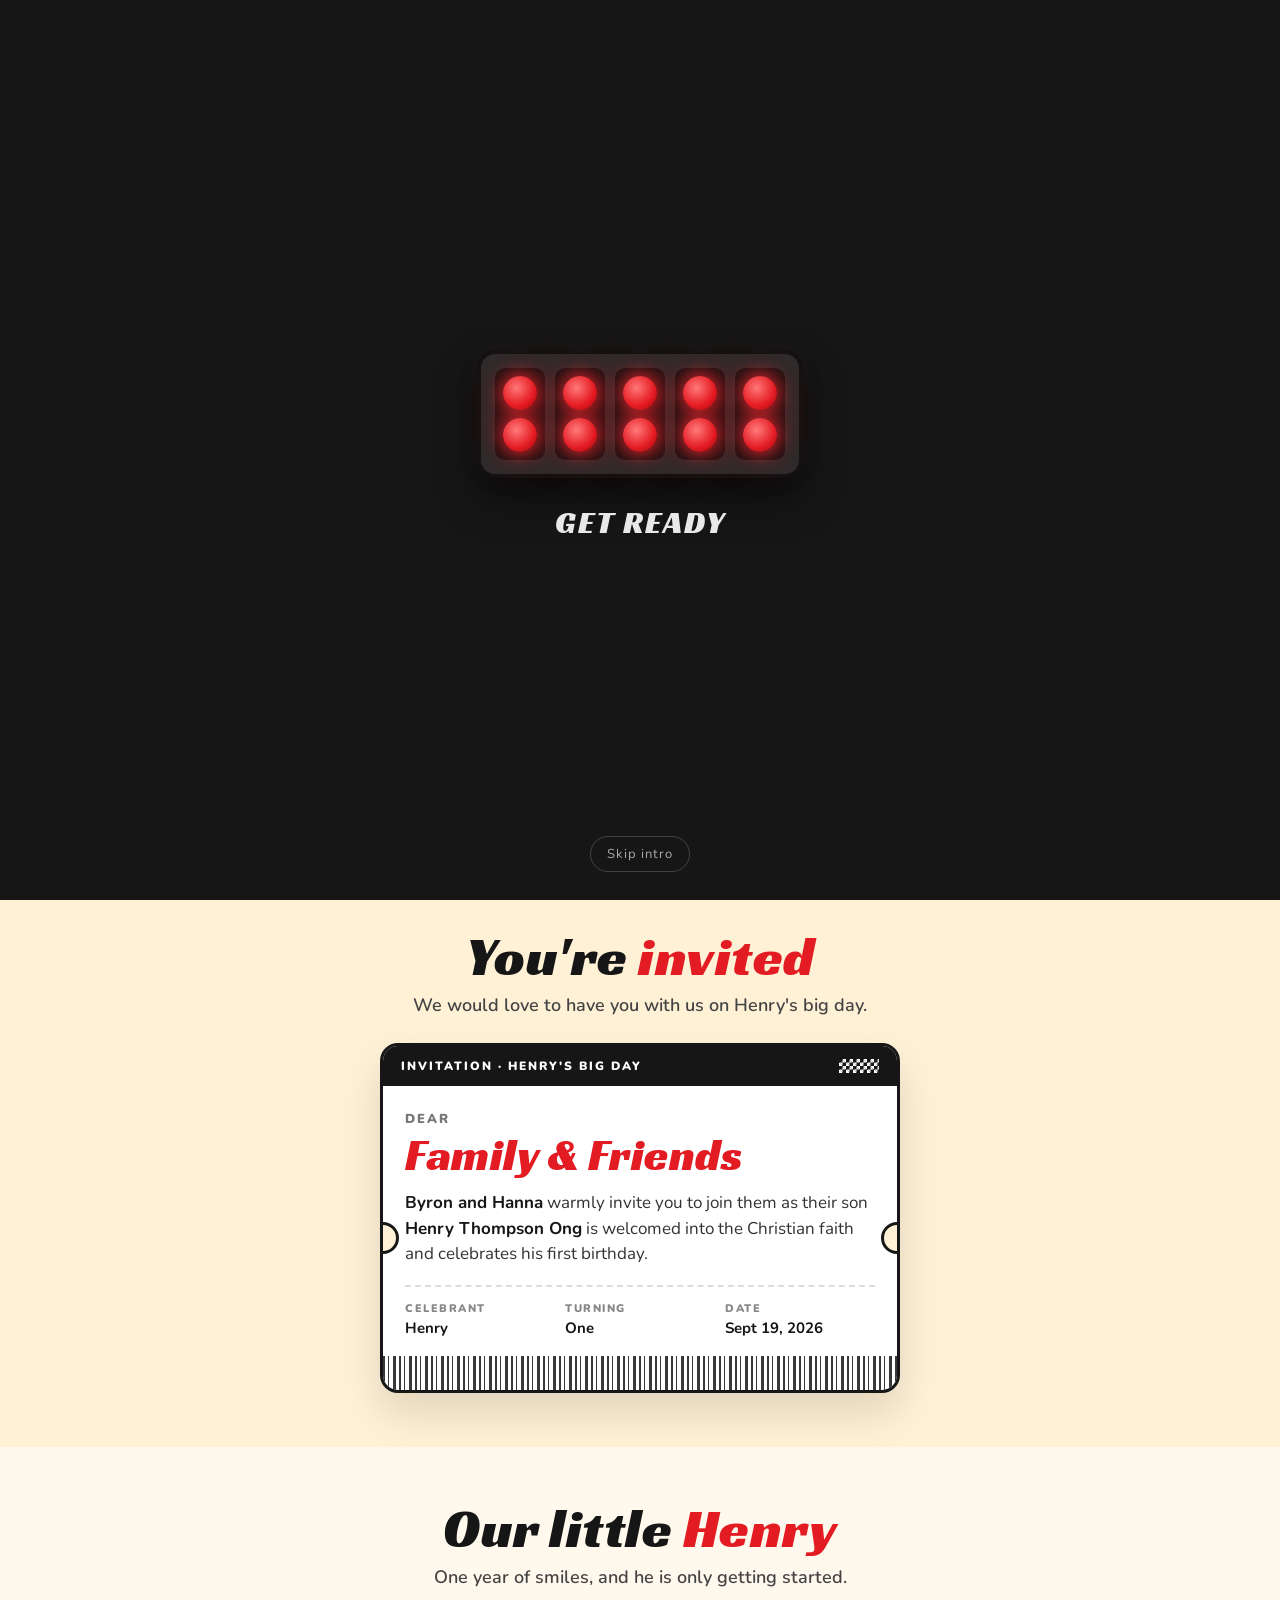
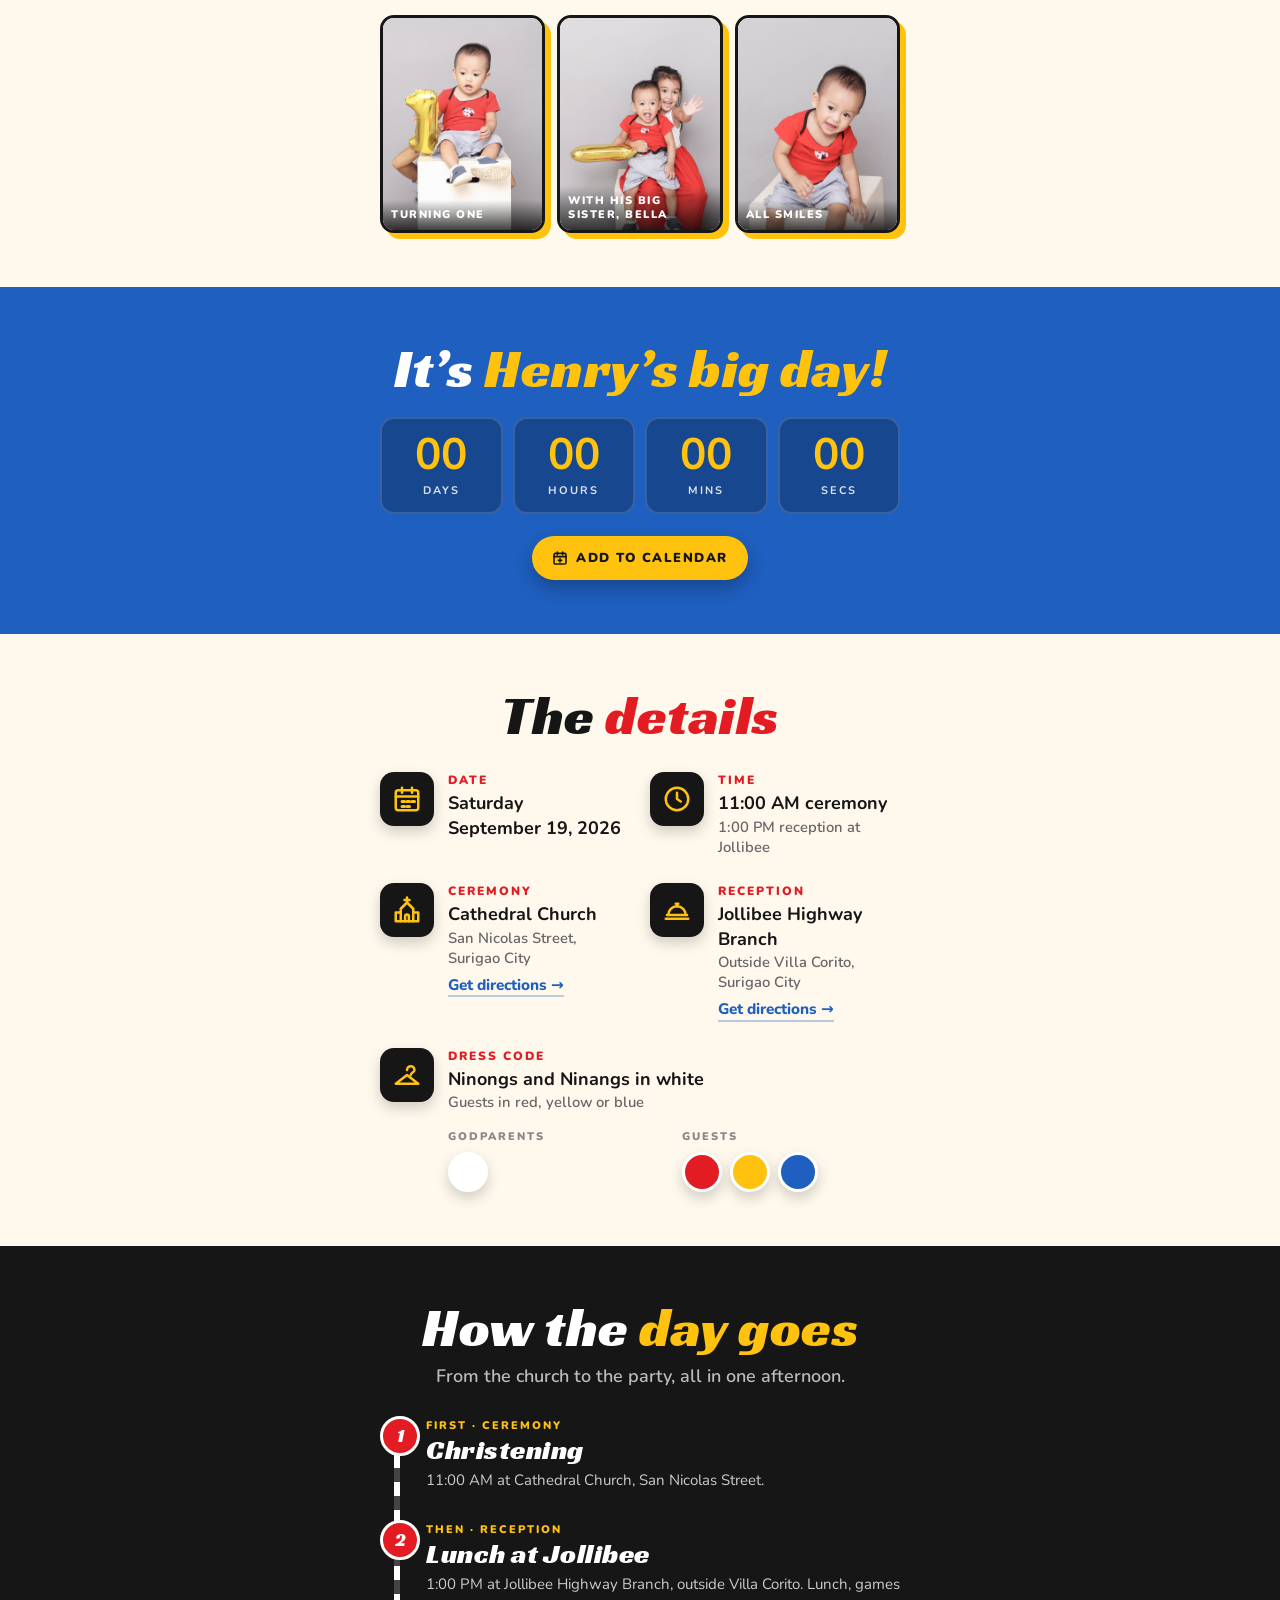
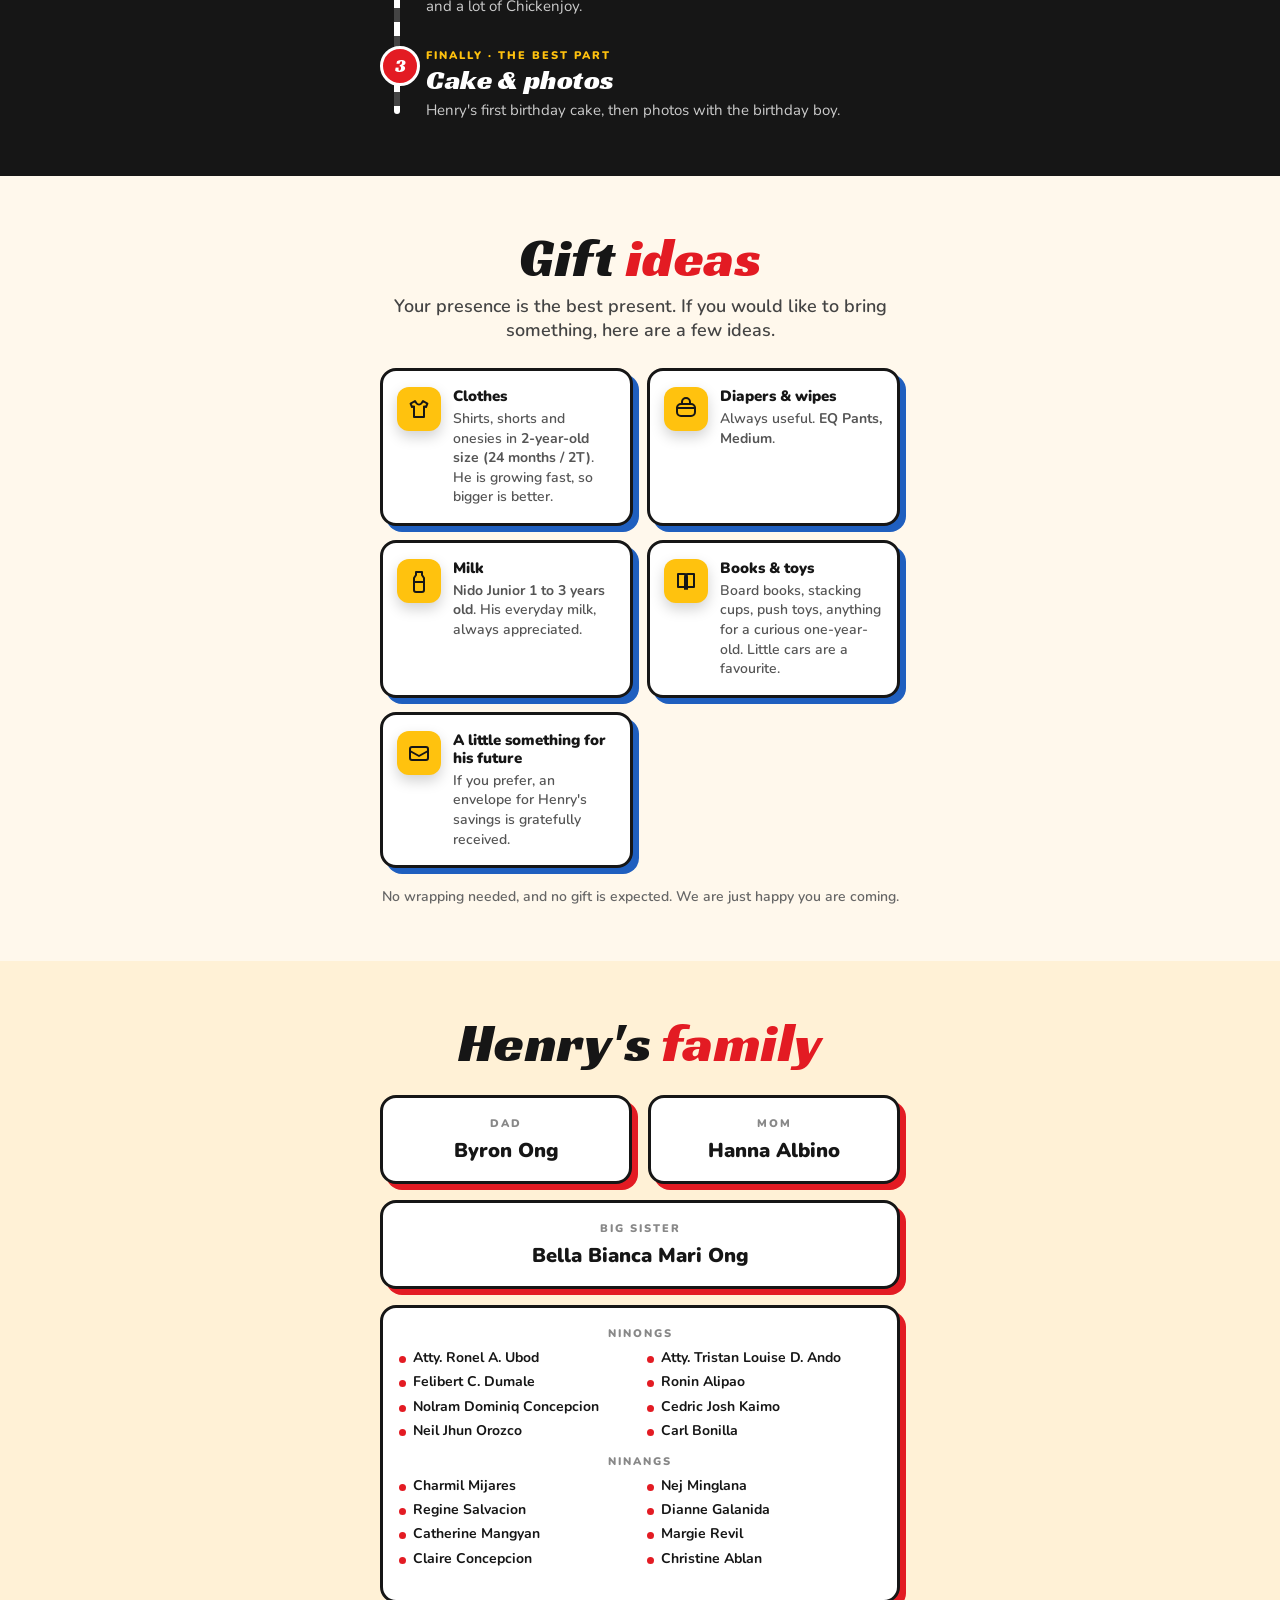
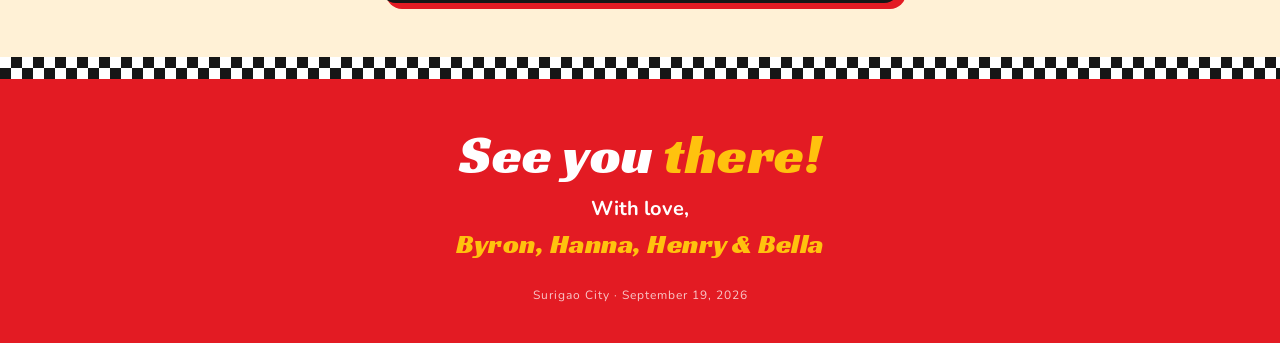
<file: pages/henry-invitation/index.html>
<!DOCTYPE html>
<html lang="en">
<head>
<meta charset="utf-8">
<meta name="viewport" content="width=device-width, initial-scale=1">
<title>Henry's First Lap</title>
<meta name="description" content="You are invited to Henry Thompson Ong's Christening and 1st Birthday. September 19, 2026, Surigao City.">
<meta name="robots" content="noindex">
<meta property="og:title" content="Henry's First Lap: Christening & 1st Birthday">
<meta property="og:description" content="You are invited! September 19, 2026, Surigao City. Tap to open your invitation.">
<meta property="og:type" content="website">
<meta property="og:image" content="https://byronong-maker.github.io/henry-invitation/img/henry-hero.jpg">
<meta name="theme-color" content="#e31b23">
<link rel="preconnect" href="https://fonts.googleapis.com">
<link rel="preconnect" href="https://fonts.gstatic.com" crossorigin>
<link href="https://fonts.googleapis.com/css2?family=Racing+Sans+One&family=Nunito:wght@400;600;700;900&display=swap" rel="stylesheet">
<style>
  :root{
    --red:#e31b23;
    --red-dark:#b3121a;
    --yellow:#ffc20e;
    --blue:#1f5fbf;
    --blue-dark:#153f80;
    --black:#161616;
    --ink:#1e1e1e;
    --cream:#fff8ec;
    --cream-2:#fff1d6;
    --white:#fff;
  }
  *{box-sizing:border-box;margin:0;padding:0}
  html{scroll-behavior:smooth}
  body{
    font-family:'Nunito',system-ui,-apple-system,'Segoe UI',sans-serif;
    color:var(--ink);
    background:var(--cream);
    -webkit-font-smoothing:antialiased;
    overflow-x:hidden;
  }
  .race{font-family:'Racing Sans One','Impact','Arial Black',sans-serif;font-weight:400;letter-spacing:.5px}
  .wrap{max-width:560px;margin:0 auto;padding:0 20px;position:relative}

  /* checkered strip */
  .checks{
    height:22px;
    background:
      linear-gradient(45deg,var(--black) 25%,transparent 25%,transparent 75%,var(--black) 75%),
      linear-gradient(45deg,var(--black) 25%,#fff 25%,#fff 75%,var(--black) 75%);
    background-size:22px 22px;
    background-position:0 0,11px 11px;
  }

  /* ================= intro lights ================= */
  #intro{
    position:fixed;inset:0;z-index:100;
    background:var(--black);
    display:flex;flex-direction:column;align-items:center;justify-content:center;gap:28px;
    transition:opacity .5s ease, visibility .5s;
  }
  #intro.out{opacity:0;visibility:hidden}
  #intro .gantry{
    display:flex;gap:10px;background:#2a2a2a;padding:14px;border-radius:14px;
    box-shadow:0 0 0 4px #111, 0 20px 40px rgba(0,0,0,.6);
  }
  #intro .col{display:flex;flex-direction:column;gap:8px;background:#111;padding:8px;border-radius:10px}
  #intro .lamp{width:34px;height:34px;border-radius:50%;background:#3a0a0c;box-shadow:inset 0 3px 6px rgba(0,0,0,.6)}
  #intro .col.on .lamp{background:radial-gradient(circle at 40% 35%,#ff7a7a,#e31b23 60%,#8a0b10);box-shadow:0 0 18px #ff2a33,0 0 40px rgba(255,42,51,.6)}
  #intro .col.go .lamp{background:radial-gradient(circle at 40% 35%,#9dffb0,#22c55e 60%,#0d7a34);box-shadow:0 0 18px #22c55e,0 0 40px rgba(34,197,94,.6)}
  #intro .msg{color:#fff;font-size:clamp(22px,6vw,32px);letter-spacing:2px;text-transform:uppercase;opacity:.9;min-height:1.4em;text-align:center;padding:0 20px}
  #intro .skip{
    position:absolute;bottom:28px;color:#aaa;background:none;border:1px solid #444;
    padding:8px 16px;border-radius:999px;font-family:inherit;font-size:13px;letter-spacing:1px;cursor:pointer;
  }
  @media (max-width:380px){#intro .lamp{width:26px;height:26px}}

  /* ================= hero ================= */
  #hero{
    position:relative;
    background:var(--red);
    color:#fff;
    padding:34px 0 0;
    overflow:hidden;
  }
  #hero::before{ /* sunburst */
    content:"";position:absolute;inset:-40%;
    background:repeating-conic-gradient(from 0deg,rgba(255,255,255,.07) 0 9deg,transparent 9deg 18deg);
    animation:spin 80s linear infinite;
  }
  @keyframes spin{to{transform:rotate(360deg)}}
  #hero .wrap{text-align:center}
  .tag{
    display:inline-flex;align-items:center;gap:8px;
    background:var(--yellow);color:var(--black);
    font-weight:900;font-size:12px;letter-spacing:2px;text-transform:uppercase;
    padding:7px 14px;border-radius:999px;
    box-shadow:0 6px 14px rgba(0,0,0,.2);
  }
  .tag .flag{width:16px;height:12px;background:
      linear-gradient(45deg,var(--black) 25%,transparent 25%,transparent 75%,var(--black) 75%),
      linear-gradient(45deg,var(--black) 25%,#fff 25%,#fff 75%,var(--black) 75%);
    background-size:6px 6px;background-position:0 0,3px 3px;border-radius:2px}
  .kicker{
    margin-top:22px;
    font-size:clamp(17px,4.6vw,22px);
    font-weight:700;
    opacity:.95;
  }
  .hero-name{
    margin-top:6px;
    font-size:clamp(66px,20vw,118px);
    line-height:.9;
    color:#fff;
    text-shadow:0 6px 0 var(--red-dark), 0 14px 30px rgba(0,0,0,.25);
  }
  .hero-sub{
    margin-top:8px;
    font-size:clamp(20px,5.6vw,28px);
    letter-spacing:3px;
    text-transform:uppercase;
    color:var(--yellow);
  }
  .roundel{
    display:inline-flex;align-items:center;justify-content:center;
    width:78px;height:78px;border-radius:50%;
    background:#fff;color:var(--black);
    font-size:54px;line-height:1;
    border:6px solid var(--black);
    box-shadow:0 10px 24px rgba(0,0,0,.3);
    margin-top:18px;
    position:relative;
  }
  .roundel::after{content:"";position:absolute;inset:-12px;border:3px dashed rgba(255,255,255,.7);border-radius:50%}
  .events{
    margin-top:26px;
    display:flex;align-items:center;justify-content:center;gap:14px;flex-wrap:wrap;
  }
  .events .ev{
    font-size:clamp(24px,7vw,36px);
    line-height:1;
    color:#fff;
  }
  .events .amp{
    width:34px;height:34px;border-radius:50%;background:var(--yellow);color:var(--black);
    display:inline-flex;align-items:center;justify-content:center;font-size:22px;
  }

  /* tyre photo frame */
  .tyre{
    width:min(66vw,250px);height:min(66vw,250px);
    margin:30px auto 0;
    border-radius:50%;
    background:var(--black);
    position:relative;
    display:flex;align-items:center;justify-content:center;
    box-shadow:0 20px 40px rgba(0,0,0,.35);
  }
  .tyre::before{ /* tread */
    content:"";position:absolute;inset:0;border-radius:50%;
    background:repeating-conic-gradient(from 0deg,#2b2b2b 0 6deg,#161616 6deg 12deg);
    -webkit-mask:radial-gradient(circle,transparent 62%,#000 63%,#000 100%);
            mask:radial-gradient(circle,transparent 62%,#000 63%,#000 100%);
  }
  .tyre .photo{
    width:72%;height:72%;border-radius:50%;
    background:linear-gradient(135deg,#fff3d1,#ffd98a);
    border:6px solid var(--yellow);
    display:flex;align-items:center;justify-content:center;text-align:center;
    color:var(--black);font-weight:700;font-size:13px;padding:0;overflow:hidden;
    position:relative;z-index:1;
  }
  .tyre .photo img{width:100%;height:100%;object-fit:cover;display:block}

  /* road with car */
  .road{
    position:relative;
    margin-top:34px;
    height:110px;
    background:#2a2a2a;
    overflow:hidden;
  }
  .road::before{ /* dashed centre line */
    content:"";position:absolute;left:0;right:0;top:50%;height:6px;
    background:repeating-linear-gradient(90deg,var(--yellow) 0 40px,transparent 40px 70px);
    transform:translateY(-50%);
    animation:dash 1.2s linear infinite;
  }
  @keyframes dash{to{background-position:-70px 0}}
  .car{
    position:absolute;left:50%;top:50%;
    width:min(60vw,240px);height:auto;
    transform:translate(-50%,-52%);
    animation:drive-in 1.6s cubic-bezier(.2,.8,.2,1) both;
    animation-delay:.2s;
    filter:drop-shadow(0 10px 10px rgba(0,0,0,.5));
  }
  @keyframes drive-in{from{transform:translate(-190%,-52%)}to{transform:translate(-50%,-52%)}}
  .car .wheel{transform-origin:center;transform-box:fill-box;animation:roll .5s linear infinite}
  @keyframes roll{to{transform:rotate(360deg)}}
  @media (prefers-reduced-motion:reduce){
    .car,.road::before,.car .wheel,#hero::before{animation:none}
  }

  /* ================= sections ================= */
  section.block{padding:54px 0}
  .h2{
    font-size:clamp(36px,10vw,54px);
    line-height:1;
    text-align:center;
    color:var(--black);
  }
  .h2 span{color:var(--red)}
  .lead{margin-top:10px;text-align:center;font-size:clamp(15px,4.2vw,18px);font-weight:600;color:#444}

  /* pit pass */
  #pass{background:var(--cream-2)}
  .ticket{
    margin-top:26px;
    background:#fff;
    border-radius:18px;
    box-shadow:0 20px 40px rgba(0,0,0,.12);
    overflow:hidden;
    position:relative;
    border:3px solid var(--black);
  }
  .ticket .head{
    background:var(--black);color:#fff;
    display:flex;justify-content:space-between;align-items:center;
    padding:12px 18px;
    font-size:12px;letter-spacing:2px;text-transform:uppercase;font-weight:900;
  }
  .ticket .head .chk{width:40px;height:14px;background:
      linear-gradient(45deg,#fff 25%,transparent 25%,transparent 75%,#fff 75%),
      linear-gradient(45deg,#fff 25%,var(--black) 25%,var(--black) 75%,#fff 75%);
    background-size:7px 7px;background-position:0 0,3.5px 3.5px}
  .ticket .body{padding:24px 22px 22px;position:relative}
  .ticket .body::before,.ticket .body::after{ /* punch holes */
    content:"";position:absolute;top:50%;width:26px;height:26px;border-radius:50%;
    background:var(--cream-2);border:3px solid var(--black);transform:translateY(-50%);
  }
  .ticket .body::before{left:-16px}
  .ticket .body::after{right:-16px}
  .ticket .dear{font-size:13px;letter-spacing:2px;text-transform:uppercase;color:#777;font-weight:900}
  .ticket .guest{
    font-size:clamp(30px,8.6vw,44px);line-height:1.05;color:var(--red);margin-top:4px;
    word-wrap:break-word;
  }
  .ticket .copy{margin-top:12px;font-size:clamp(15px,4.2vw,17px);line-height:1.5;color:#333}
  .ticket .copy b{color:var(--black)}
  .ticket .meta{
    margin-top:18px;display:grid;grid-template-columns:1fr 1fr 1fr;gap:10px;
    border-top:2px dashed #ddd;padding-top:14px;
  }
  .ticket .meta div{font-size:11px;letter-spacing:1.5px;text-transform:uppercase;color:#888;font-weight:900}
  .ticket .meta strong{display:block;font-size:15px;color:var(--black);margin-top:2px;letter-spacing:0;text-transform:none}
  .ticket .bar{
    height:34px;margin:18px -22px -22px;
    background:repeating-linear-gradient(90deg,var(--black) 0 2px,transparent 2px 5px,var(--black) 5px 6px,transparent 6px 10px,var(--black) 10px 13px,transparent 13px 16px);
    opacity:.85;
  }

  /* meet the driver */
  #driver{background:var(--cream)}
  .strip{display:grid;grid-template-columns:repeat(3,1fr);gap:12px;margin-top:26px}
  .shot{position:relative;border-radius:14px;overflow:hidden;border:3px solid var(--black);background:#fff;box-shadow:6px 6px 0 var(--yellow)}
  .shot img{display:block;width:100%;aspect-ratio:3/4;object-fit:cover}
  .shot figcaption{
    position:absolute;left:0;right:0;bottom:0;padding:8px 8px 9px;
    background:linear-gradient(180deg,rgba(0,0,0,0),rgba(0,0,0,.75));
    color:#fff;font-size:11px;font-weight:900;letter-spacing:1.5px;text-transform:uppercase;line-height:1.25;
  }
  @media (max-width:420px){
    .strip{grid-template-columns:1fr 1fr}
    .strip .shot:first-child{grid-column:1/-1}
    .strip .shot:first-child img{aspect-ratio:4/3;object-position:50% 30%}
  }

  /* countdown */
  #count{background:var(--blue);color:#fff}
  #count .h2{color:#fff}
  #count .h2 span{color:var(--yellow)}
  .cd{display:grid;grid-template-columns:repeat(4,1fr);gap:10px;margin-top:22px}
  .cd div{
    background:rgba(0,0,0,.25);border-radius:14px;padding:14px 6px;text-align:center;
    border:2px solid rgba(255,255,255,.15);
  }
  .cd b{display:block;font-size:clamp(30px,9vw,44px);line-height:1;color:var(--yellow)}
  .cd small{display:block;margin-top:6px;font-size:11px;letter-spacing:2px;text-transform:uppercase;opacity:.85;font-weight:700}
  .btns{display:flex;gap:10px;flex-wrap:wrap;justify-content:center;margin-top:22px}
  .btn{
    display:inline-flex;align-items:center;gap:8px;
    background:var(--yellow);color:var(--black);text-decoration:none;
    font-weight:900;font-size:13px;letter-spacing:1.5px;text-transform:uppercase;
    padding:13px 20px;border-radius:999px;
    box-shadow:0 8px 18px rgba(0,0,0,.25);
    transition:transform .15s ease;
  }
  .btn:hover{transform:translateY(-2px)}
  .btn svg{width:16px;height:16px}

  /* details grid */
  .grid{display:grid;grid-template-columns:1fr 1fr;gap:26px 20px;margin-top:30px}
  .item{display:flex;gap:14px;align-items:flex-start}
  .item.full{grid-column:1/-1}
  .ico{
    flex:0 0 auto;width:54px;height:54px;border-radius:14px;
    background:var(--black);color:var(--yellow);
    display:flex;align-items:center;justify-content:center;
    box-shadow:0 6px 14px rgba(0,0,0,.18);
  }
  .ico svg{width:30px;height:30px}
  .item h3{font-size:12px;letter-spacing:2px;text-transform:uppercase;color:var(--red);font-weight:900}
  .item p{font-size:clamp(15px,4.2vw,18px);line-height:1.35;font-weight:700;color:var(--black);margin-top:3px}
  .item p small{display:block;font-weight:600;color:#666;font-size:.82em;margin-top:2px}
  .item p a{display:inline-block;margin-top:6px;color:var(--blue);font-weight:800;font-size:.85em;text-decoration:none;border-bottom:2px solid rgba(31,95,191,.3)}
  .tba{
    display:inline-block;background:var(--yellow);color:var(--black);
    font-size:11px;font-weight:900;letter-spacing:1.5px;text-transform:uppercase;
    padding:4px 10px;border-radius:999px;vertical-align:middle;
  }
  @media (max-width:420px){.grid{grid-template-columns:1fr}}

  /* laps timeline */
  #route{background:var(--black);color:#fff}
  #route .h2{color:#fff}
  #route .h2 span{color:var(--yellow)}
  #route .lead{color:#bbb}
  .laps{margin-top:30px;position:relative;padding-left:46px}
  .laps::before{
    content:"";position:absolute;left:14px;top:8px;bottom:8px;width:6px;
    background:repeating-linear-gradient(180deg,#fff 0 14px,#444 14px 28px);border-radius:3px;
  }
  .lap{position:relative;padding:0 0 30px}
  .lap:last-child{padding-bottom:0}
  .lap::before{
    content:attr(data-n);
    position:absolute;left:-46px;top:-2px;
    width:34px;height:34px;border-radius:50%;
    background:var(--red);color:#fff;border:3px solid #fff;
    display:flex;align-items:center;justify-content:center;
    font-family:'Racing Sans One',sans-serif;font-size:18px;
  }
  .lap .l{font-size:11px;letter-spacing:2px;text-transform:uppercase;color:var(--yellow);font-weight:900}
  .lap .t{font-size:clamp(22px,6vw,28px);line-height:1.05;margin-top:2px}
  .lap .d{margin-top:6px;color:#ccc;font-size:15px;line-height:1.45}
  .lap .d .tba{margin-left:6px}

  /* dress code */
  .swatches{display:grid;grid-template-columns:1fr 1fr;gap:16px;margin-top:16px}
  .swatches h4{font-size:11px;letter-spacing:2px;text-transform:uppercase;color:#888;font-weight:900;margin-bottom:8px}
  .dots{display:flex;gap:8px;flex-wrap:wrap}
  .dot{width:40px;height:40px;border-radius:50%;border:3px solid #fff;box-shadow:0 6px 14px rgba(0,0,0,.18)}

  /* gifts */
  #gifts{background:var(--cream)}
  .gifts{display:grid;grid-template-columns:1fr 1fr;gap:14px;margin-top:26px}
  .gift{
    background:#fff;border:3px solid var(--black);border-radius:16px;padding:16px 14px;
    box-shadow:6px 6px 0 var(--blue);display:flex;gap:12px;align-items:flex-start;
  }
  .gift .ico{width:44px;height:44px;border-radius:12px;background:var(--yellow);color:var(--black)}
  .gift .ico svg{width:24px;height:24px}
  .gift h4{font-size:15px;font-weight:900;color:var(--black);line-height:1.2}
  .gift p{margin-top:4px;font-size:14px;line-height:1.4;color:#555;font-weight:600}
  .gift p .tba{font-size:10px;padding:3px 8px}
  @media (max-width:420px){.gifts{grid-template-columns:1fr}}
  .gift-note{margin-top:18px;text-align:center;font-size:14px;color:#666;font-weight:600;line-height:1.5}
  .gcash{
    margin-top:28px;background:#fff;border:3px solid var(--black);border-radius:18px;
    box-shadow:6px 6px 0 var(--red);padding:18px;display:flex;gap:18px;align-items:center;
  }
  .gcash img{width:240px;flex:0 0 auto;border-radius:12px;border:2px solid #e5e7eb;background:#fff;image-rendering:pixelated;image-rendering:crisp-edges}
  .gcash h3{font-size:16px;font-weight:900;color:var(--black);line-height:1.25}
  .gcash p{margin-top:8px;font-size:14px;line-height:1.5;color:#555;font-weight:600}
  .gcash p.tip{font-size:12px;color:#888}
  @media (max-width:480px){
    .gcash{flex-direction:column;text-align:center}
    .gcash img{width:min(84vw,340px)}
  }

  /* crew */
  #crew{background:var(--cream-2)}
  .crew{display:grid;grid-template-columns:1fr 1fr;gap:16px;margin-top:26px}
  .card{
    background:#fff;border-radius:16px;padding:18px 16px;text-align:center;
    border:3px solid var(--black);box-shadow:6px 6px 0 var(--red);
  }
  .card h4{font-size:11px;letter-spacing:2px;text-transform:uppercase;color:#888;font-weight:900}
  .card p{margin-top:8px;font-size:clamp(16px,4.6vw,20px);line-height:1.2;font-weight:900;color:var(--black)}
  .card.full{grid-column:1/-1}
  .card.godp h4 + ul{margin:8px 0 14px}
  .card.godp ul{list-style:none;display:grid;grid-template-columns:1fr 1fr;gap:6px 14px;text-align:left}
  .card.godp li{font-size:14px;font-weight:700;color:var(--black);line-height:1.3;padding-left:14px;position:relative}
  .card.godp li::before{content:"";position:absolute;left:0;top:7px;width:7px;height:7px;border-radius:50%;background:var(--red)}
  @media (max-width:420px){.card.godp ul{grid-template-columns:1fr}}

  /* footer */
  footer{background:var(--red);color:#fff;text-align:center;padding:48px 0 40px;position:relative;overflow:hidden}
  footer .h2{color:#fff}
  footer .h2 span{color:var(--yellow)}
  footer .with{margin-top:14px;font-size:clamp(16px,4.6vw,20px);font-weight:700}
  footer .names{margin-top:4px;font-size:clamp(20px,6vw,28px);color:var(--yellow)}
  footer .fine{margin-top:26px;font-size:12px;opacity:.75;letter-spacing:1px}
</style>
</head>
<body>

<!-- ================= INTRO: starting lights ================= -->
<div id="intro" aria-hidden="true">
  <div class="gantry">
    <div class="col"><div class="lamp"></div><div class="lamp"></div></div>
    <div class="col"><div class="lamp"></div><div class="lamp"></div></div>
    <div class="col"><div class="lamp"></div><div class="lamp"></div></div>
    <div class="col"><div class="lamp"></div><div class="lamp"></div></div>
    <div class="col"><div class="lamp"></div><div class="lamp"></div></div>
  </div>
  <div class="msg race" id="introMsg">Get ready</div>
  <button class="skip" id="skip">Skip intro</button>
</div>

<!-- ================= HERO ================= -->
<header id="hero">
  <div class="wrap">
    <span class="tag"><i class="flag"></i> Save the date &middot; September 19, 2026</span>
    <p class="kicker">Please join us in celebrating our little racer</p>
    <h1 class="hero-name race">HENRY</h1>
    <p class="hero-sub race">Thompson Ong</p>
    <div class="roundel race">1</div>
    <div class="events">
      <span class="ev race">Christening</span>
      <span class="amp race">&amp;</span>
      <span class="ev race">1st Birthday</span>
    </div>

    <!-- PHOTO: replace the placeholder text with <img src="henry.jpg" alt="Henry"> -->
    <div class="tyre">
      <div class="photo"><img src="img/henry-hero.jpg" alt="Henry"></div>
    </div>
  </div>

  <div class="road">
    <svg class="car" viewBox="0 0 240 100" aria-hidden="true">
      <defs>
        <linearGradient id="body" x1="0" y1="0" x2="0" y2="1"><stop offset="0" stop-color="#ff4a52"/><stop offset="1" stop-color="#c8141c"/></linearGradient>
      </defs>
      <!-- car faces right: short tail + spoiler at left, cabin, long hood + headlight at right -->
      <rect x="4" y="26" width="32" height="6" rx="2" fill="#161616"/>
      <path d="M12 32 L18 32 L20 40 L10 40 Z M26 32 L32 32 L34 40 L24 40 Z" fill="#161616"/>
      <path d="M10 66 L10 50 Q10 42 18 40 L40 36 L58 16 Q62 12 70 12 L126 12 Q134 12 140 18 L162 36 L224 40 Q234 42 234 52 L234 66 Q234 72 228 72 L16 72 Q10 72 10 66 Z" fill="url(#body)"/>
      <path d="M48 36 L60 18 L72 18 L72 36 Z" fill="#bfe8ff"/>
      <path d="M78 18 L124 18 L124 36 L78 36 Z" fill="#bfe8ff"/>
      <path d="M130 18 L138 19 L158 36 L130 36 Z" fill="#bfe8ff"/>
      <path d="M176 37 L184 37 L184 72 L176 72 Z M190 38 L196 38 L196 72 L190 72 Z" fill="#fff" opacity=".9"/>
      <rect x="224" y="46" width="9" height="9" rx="2" fill="#ffc20e"/>
      <rect x="10" y="48" width="6" height="9" rx="2" fill="#8a0b10"/>
      <circle cx="100" cy="54" r="14" fill="#fff"/>
      <text x="100" y="61" text-anchor="middle" font-family="Racing Sans One, Impact, sans-serif" font-size="19" fill="#161616">1</text>
      <g class="wheel">
        <circle cx="54" cy="74" r="18" fill="#161616"/><circle cx="54" cy="74" r="9" fill="#e0e0e0"/>
        <path d="M54 65 v18 M45 74 h18" stroke="#161616" stroke-width="3"/>
      </g>
      <g class="wheel">
        <circle cx="186" cy="74" r="18" fill="#161616"/><circle cx="186" cy="74" r="9" fill="#e0e0e0"/>
        <path d="M186 65 v18 M177 74 h18" stroke="#161616" stroke-width="3"/>
      </g>
    </svg>
  </div>
  <div class="checks"></div>
</header>

<!-- ================= PIT PASS (personalised) ================= -->
<section class="block" id="pass">
  <div class="wrap">
    <h2 class="h2 race">You're <span>invited</span></h2>
    <p class="lead">We would love to have you with us on Henry's big day.</p>

    <div class="ticket">
      <div class="head"><span>Invitation &middot; Henry's big day</span><span class="chk"></span></div>
      <div class="body">
        <div class="dear">Dear</div>
        <div class="guest race" id="guestName">Family &amp; Friends</div>
        <p class="copy" id="guestCopy">
          <b>Byron and Hanna</b> warmly invite you to join them as their son
          <b>Henry Thompson Ong</b> is welcomed into the Christian faith and celebrates his first birthday.
        </p>
        <div class="meta">
          <div>Celebrant<strong>Henry</strong></div>
          <div>Turning<strong>One</strong></div>
          <div>Date<strong>Sept 19, 2026</strong></div>
        </div>
        <div class="bar"></div>
      </div>
    </div>
  </div>
</section>

<!-- ================= MEET THE DRIVER ================= -->
<section class="block" id="driver">
  <div class="wrap">
    <h2 class="h2 race">Our little <span>Henry</span></h2>
    <p class="lead">One year of smiles, and he is only getting started.</p>
    <div class="strip">
      <figure class="shot"><img src="img/henry-one.jpg" alt="Henry holding a gold number 1 balloon"><figcaption>Turning one</figcaption></figure>
      <figure class="shot"><img src="img/henry-sister.jpg" alt="Henry with his big sister Bella"><figcaption>With his big sister, Bella</figcaption></figure>
      <figure class="shot"><img src="img/henry-smile.jpg" alt="Henry smiling"><figcaption>All smiles</figcaption></figure>
    </div>
  </div>
</section>

<!-- ================= COUNTDOWN ================= -->
<section class="block" id="count">
  <div class="wrap">
    <h2 class="h2 race">Counting down to the <span>big day</span></h2>
    <div class="cd" id="cd">
      <div><b id="cdD">--</b><small>days</small></div>
      <div><b id="cdH">--</b><small>hours</small></div>
      <div><b id="cdM">--</b><small>mins</small></div>
      <div><b id="cdS">--</b><small>secs</small></div>
    </div>
    <div class="btns">
      <!-- CALENDAR: all-day until the time is final; then switch dates to 20260919T090000/20260919T130000 -->
      <a class="btn" id="calBtn" target="_blank" rel="noopener"
         href="https://calendar.google.com/calendar/render?action=TEMPLATE&text=Henry%27s%20Christening%20%26%201st%20Birthday&dates=20260919T110000/20260919T160000&ctz=Asia/Manila&details=Ceremony%3A%20Cathedral%20Church%2C%20San%20Nicolas%20Street%2C%20Surigao%20City.%20Reception%3A%20Jollibee%20Highway%20Branch%2C%20outside%20Villa%20Corito%2C%20Surigao%20City.&location=Cathedral%20Church%2C%20San%20Nicolas%20Street%2C%20Surigao%20City">
        <svg viewBox="0 0 24 24" fill="none" stroke="currentColor" stroke-width="2.4" stroke-linecap="round" stroke-linejoin="round"><rect x="3" y="5" width="18" height="16" rx="2"/><path d="M3 10h18M8 3v4M16 3v4M12 13v5M9.5 15.5h5"/></svg>
        Add to calendar
      </a>
    </div>
  </div>
</section>

<!-- ================= DETAILS ================= -->
<section class="block" id="details">
  <div class="wrap">
    <h2 class="h2 race">The <span>details</span></h2>

    <div class="grid">
      <div class="item">
        <div class="ico"><svg viewBox="0 0 24 24" fill="none" stroke="currentColor" stroke-width="2" stroke-linecap="round" stroke-linejoin="round"><rect x="3" y="5" width="18" height="16" rx="2"/><path d="M3 10h18M8 3v4M16 3v4"/><path d="M8 14h2M12 14h2M16 14h2M8 18h2M12 18h2" stroke-width="2.4"/></svg></div>
        <div><h3>Date</h3><p>Saturday<br>September 19, 2026</p></div>
      </div>

      <div class="item">
        <div class="ico"><svg viewBox="0 0 24 24" fill="none" stroke="currentColor" stroke-width="2" stroke-linecap="round" stroke-linejoin="round"><circle cx="12" cy="12" r="9"/><path d="M12 7v5l3 2"/></svg></div>
        <div><h3>Time</h3><p>11:00 AM ceremony<br><small>1:00 PM reception at Jollibee</small></p></div>
      </div>

      <div class="item">
        <div class="ico"><svg viewBox="0 0 24 24" fill="none" stroke="currentColor" stroke-width="2" stroke-linecap="round" stroke-linejoin="round"><path d="M12 2v4M10 4h4"/><path d="M7 11l5-5 5 5v10H7z"/><path d="M7 14H3v7h4M17 14h4v7h-4"/><path d="M10.5 21v-4a1.5 1.5 0 0 1 3 0v4"/></svg></div>
        <div><h3>Ceremony</h3><p>Cathedral Church<br><small>San Nicolas Street, Surigao City</small>
          <a target="_blank" rel="noopener" href="https://www.google.com/maps/search/?api=1&query=Cathedral+Church+San+Nicolas+Street+Surigao+City">Get directions &rarr;</a></p></div>
      </div>

      <div class="item">
        <div class="ico"><svg viewBox="0 0 24 24" fill="none" stroke="currentColor" stroke-width="2" stroke-linecap="round" stroke-linejoin="round"><path d="M4 16h16"/><path d="M5 16a7 7 0 0 1 14 0"/><path d="M12 9V7M11 7h2"/><path d="M3 19h18"/></svg></div>
        <div><h3>Reception</h3><p>Jollibee Highway Branch<br><small>Outside Villa Corito, Surigao City</small>
          <a target="_blank" rel="noopener" href="https://www.google.com/maps/search/?api=1&query=Jollibee+Highway+Surigao+City">Get directions &rarr;</a></p></div>
      </div>

      <div class="item full">
        <div class="ico"><svg viewBox="0 0 24 24" fill="none" stroke="currentColor" stroke-width="2" stroke-linecap="round" stroke-linejoin="round"><path d="M12 8c0-2 1.5-3 3-3s3 1 3 3-3 2-3 4"/><path d="M12 12L3 19h18l-9-7z"/></svg></div>
        <div style="flex:1"><h3>Dress code</h3><p>Ninongs and Ninangs in white<br><small>Guests in red, yellow or blue</small></p>
          <div class="swatches">
            <div><h4>Godparents</h4><div class="dots"><div class="dot" style="background:#fff"></div></div></div>
            <div><h4>Guests</h4><div class="dots"><div class="dot" style="background:#e31b23"></div><div class="dot" style="background:#ffc20e"></div><div class="dot" style="background:#1f5fbf"></div></div></div>
          </div>
        </div>
      </div>
    </div>
  </div>
</section>

<!-- ================= RACE ROUTE ================= -->
<section class="block" id="route">
  <div class="wrap">
    <h2 class="h2 race">How the <span>day goes</span></h2>
    <p class="lead">From the church to the party, all in one afternoon.</p>
    <div class="laps">
      <div class="lap" data-n="1">
        <div class="l">First &middot; Ceremony</div>
        <div class="t race">Christening</div>
        <div class="d">11:00 AM at Cathedral Church, San Nicolas Street.</div>
      </div>
      <div class="lap" data-n="2">
        <div class="l">Then &middot; Reception</div>
        <div class="t race">Lunch at Jollibee</div>
        <div class="d">1:00 PM at Jollibee Highway Branch, outside Villa Corito. Lunch, games and a lot of Chickenjoy.</div>
      </div>
      <div class="lap" data-n="3">
        <div class="l">Finally &middot; The best part</div>
        <div class="t race">Cake &amp; photos</div>
        <div class="d">Henry's first birthday cake, then photos with the birthday boy.</div>
      </div>
    </div>
  </div>
</section>

<!-- ================= GIFT IDEAS ================= -->
<section class="block" id="gifts">
  <div class="wrap">
    <h2 class="h2 race">Gift <span>ideas</span></h2>
    <p class="lead">Your presence is the best present. If you would like to bring something, here are a few ideas.</p>
    <div class="gifts">
      <div class="gift">
        <div class="ico"><svg viewBox="0 0 24 24" fill="none" stroke="currentColor" stroke-width="2" stroke-linecap="round" stroke-linejoin="round"><path d="M20.4 6.6 16 4l-1.5 2.2a3 3 0 0 1-5 0L8 4 3.6 6.6 5 10l2-.6V20h10V9.4l2 .6z"/></svg></div>
        <div><h4>Clothes</h4><p>Shirts, shorts and onesies in <b>2-year-old size (24 months / 2T)</b>. He is growing fast, so bigger is better.</p></div>
      </div>
      <div class="gift">
        <div class="ico"><svg viewBox="0 0 24 24" fill="none" stroke="currentColor" stroke-width="2" stroke-linecap="round" stroke-linejoin="round"><rect x="3" y="7" width="18" height="12" rx="4"/><path d="M3 11h18M8 7V5a4 4 0 0 1 8 0v2"/></svg></div>
        <div><h4>Diapers &amp; wipes</h4><p>Always useful. <b>EQ Pants, Medium</b>.</p></div>
      </div>
      <div class="gift">
        <div class="ico"><svg viewBox="0 0 24 24" fill="none" stroke="currentColor" stroke-width="2" stroke-linecap="round" stroke-linejoin="round"><path d="M9 3h6v3l2 3v12a2 2 0 0 1-2 2H9a2 2 0 0 1-2-2V9l2-3z"/><path d="M7 13h10"/></svg></div>
        <div><h4>Milk</h4><p><b>Nido Junior 1 to 3 years old</b>. His everyday milk, always appreciated.</p></div>
      </div>
      <div class="gift">
        <div class="ico"><svg viewBox="0 0 24 24" fill="none" stroke="currentColor" stroke-width="2" stroke-linecap="round" stroke-linejoin="round"><path d="M4 5h6a3 3 0 0 1 3 3v12a2 2 0 0 0-2-2H4z"/><path d="M20 5h-6a3 3 0 0 0-3 3v12a2 2 0 0 1 2-2h7z"/></svg></div>
        <div><h4>Books &amp; toys</h4><p>Board books, stacking cups, push toys, anything for a curious one-year-old. Little cars are a favourite.</p></div>
      </div>
      <div class="gift">
        <div class="ico"><svg viewBox="0 0 24 24" fill="none" stroke="currentColor" stroke-width="2" stroke-linecap="round" stroke-linejoin="round"><rect x="3" y="6" width="18" height="13" rx="2"/><path d="M3 10l9 5 9-5"/></svg></div>
        <div><h4>A little something for his future</h4><p>If you prefer, an envelope for Henry's savings is gratefully received.</p></div>
      </div>
    </div>
    <p class="gift-note">No wrapping needed, and no gift is expected. We are just happy you are coming.</p>

  </div>
</section>

<!-- ================= PIT CREW ================= -->
<section class="block" id="crew">
  <div class="wrap">
    <h2 class="h2 race">Henry's <span>family</span></h2>
    <div class="crew">
      <div class="card"><h4>Dad</h4><p>Byron Ong</p></div>
      <div class="card"><h4>Mom</h4><p>Hanna Albino</p></div>
      <div class="card full"><h4>Big sister</h4><p>Bella Bianca Mari Ong</p></div>
      <!-- GODPARENTS: fill in once confirmed -->
      <div class="card full godp">
        <h4>Ninongs</h4>
        <ul>
          <li>Atty. Ronel A. Ubod</li><li>Atty. Tristan Louise D. Ando</li><li>Felibert C. Dumale</li><li>Ronin Alipao</li>
          <li>Nolram Dominiq Concepcion</li><li>Cedric Josh Kaimo</li><li>Neil Jhun Orozco</li><li>Carl Bonilla</li>
        </ul>
        <h4>Ninangs</h4>
        <ul>
          <li>Charmil Mijares</li><li>Nej Minglana</li><li>Regine Salvacion</li><li>Dianne Galanida</li>
          <li>Catherine Mangyan</li><li>Margie Revil</li><li>Claire Concepcion</li><li>Christine Ablan</li>
        </ul>
      </div>
    </div>
  </div>
</section>

<div class="checks"></div>
<footer>
  <div class="wrap">
    <h2 class="h2 race">See you <span>there!</span></h2>
    <p class="with">With love,</p>
    <p class="names race">Byron, Hanna, Henry &amp; Bella</p>
    <p class="fine">Surigao City &middot; September 19, 2026</p>
  </div>
</footer>

<script>
(function(){
  /* ---------- personalisation from URL: ?to=Lola+Ning -> "Dear Lola Ning" ---------- */
  var q = new URLSearchParams(location.search);
  var to = (q.get('to') || '').trim().slice(0, 60);
  var nameEl = document.getElementById('guestName');
  if (to) {
    nameEl.textContent = to;
    document.title = 'Invitation for ' + to + ' · Henry’s First Lap';
  }

  /* ---------- countdown ---------- */
  var target = new Date('2026-09-19T11:00:00+08:00').getTime(); // ceremony start
  var D=document.getElementById('cdD'),H=document.getElementById('cdH'),M=document.getElementById('cdM'),S=document.getElementById('cdS');
  function pad(n){return n<10?'0'+n:''+n}
  function tick(){
    var diff = target - Date.now();
    if (diff <= 0) { D.textContent='00';H.textContent='00';M.textContent='00';S.textContent='00';
      document.querySelector('#count .h2').innerHTML = 'It’s <span>Henry’s big day!</span>'; return; }
    var s=Math.floor(diff/1000), d=Math.floor(s/86400), h=Math.floor(s%86400/3600), m=Math.floor(s%3600/60), sec=s%60;
    D.textContent=d; H.textContent=pad(h); M.textContent=pad(m); S.textContent=pad(sec);
    setTimeout(tick, 1000);
  }
  tick();

  /* ---------- starting lights intro ---------- */
  var intro = document.getElementById('intro');
  var cols = intro.querySelectorAll('.col');
  var msg = document.getElementById('introMsg');
  var done = false;
  function finish(){
    if (done) return; done = true;
    intro.classList.add('out');
    try { sessionStorage.setItem('henry-intro', '1'); } catch(e){}
    setTimeout(function(){ intro.remove(); }, 600);
  }
  document.getElementById('skip').addEventListener('click', finish);
  var seen = false;
  try { seen = sessionStorage.getItem('henry-intro') === '1'; } catch(e){}
  var reduce = window.matchMedia && window.matchMedia('(prefers-reduced-motion: reduce)').matches;
  if (seen || reduce) { finish(); }
  else {
    var i = 0;
    var t = setInterval(function(){
      if (i < cols.length) { cols[i].classList.add('on'); i++; }
      else {
        clearInterval(t);
        setTimeout(function(){
          cols.forEach(function(c){ c.classList.remove('on'); c.classList.add('go'); });
          msg.textContent = 'Henry is turning one!';
          setTimeout(finish, 900);
        }, 700);
      }
    }, 420);
  }
})();
</script>
</body>
</html>
</file>
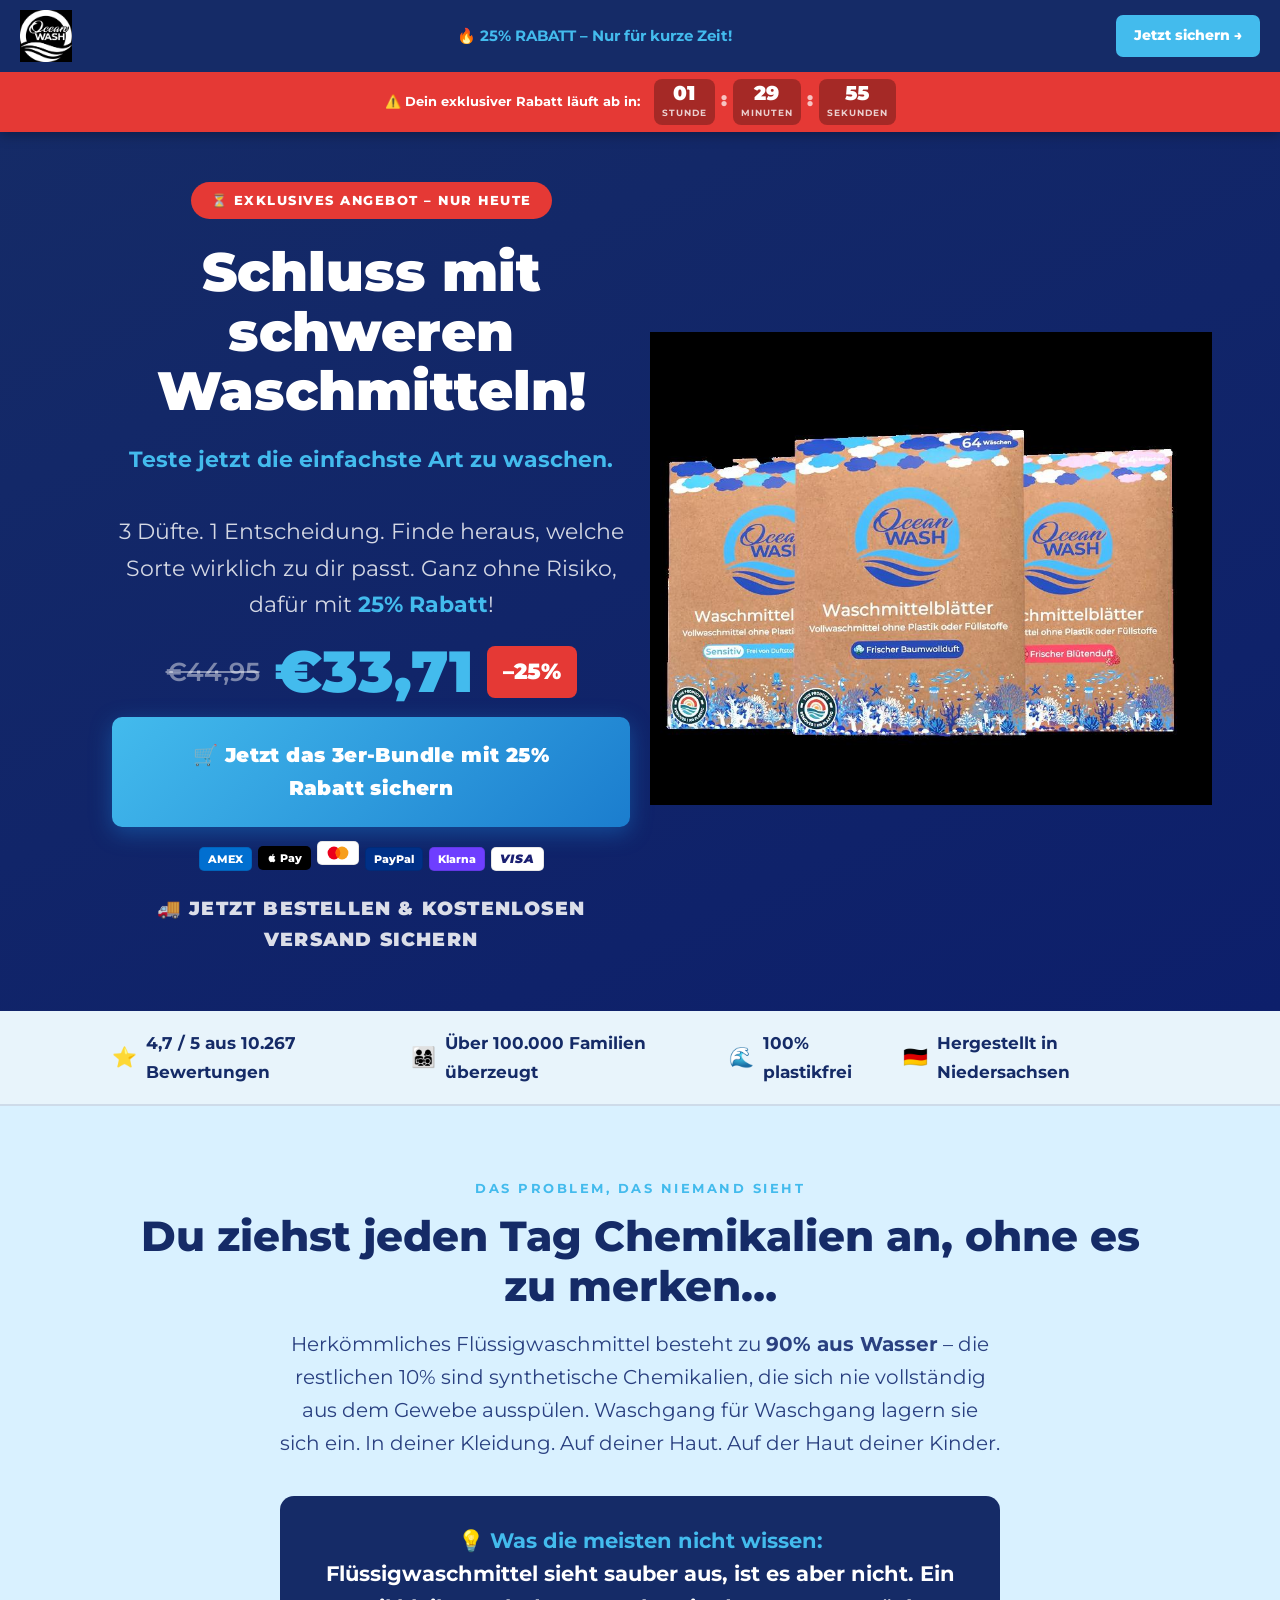
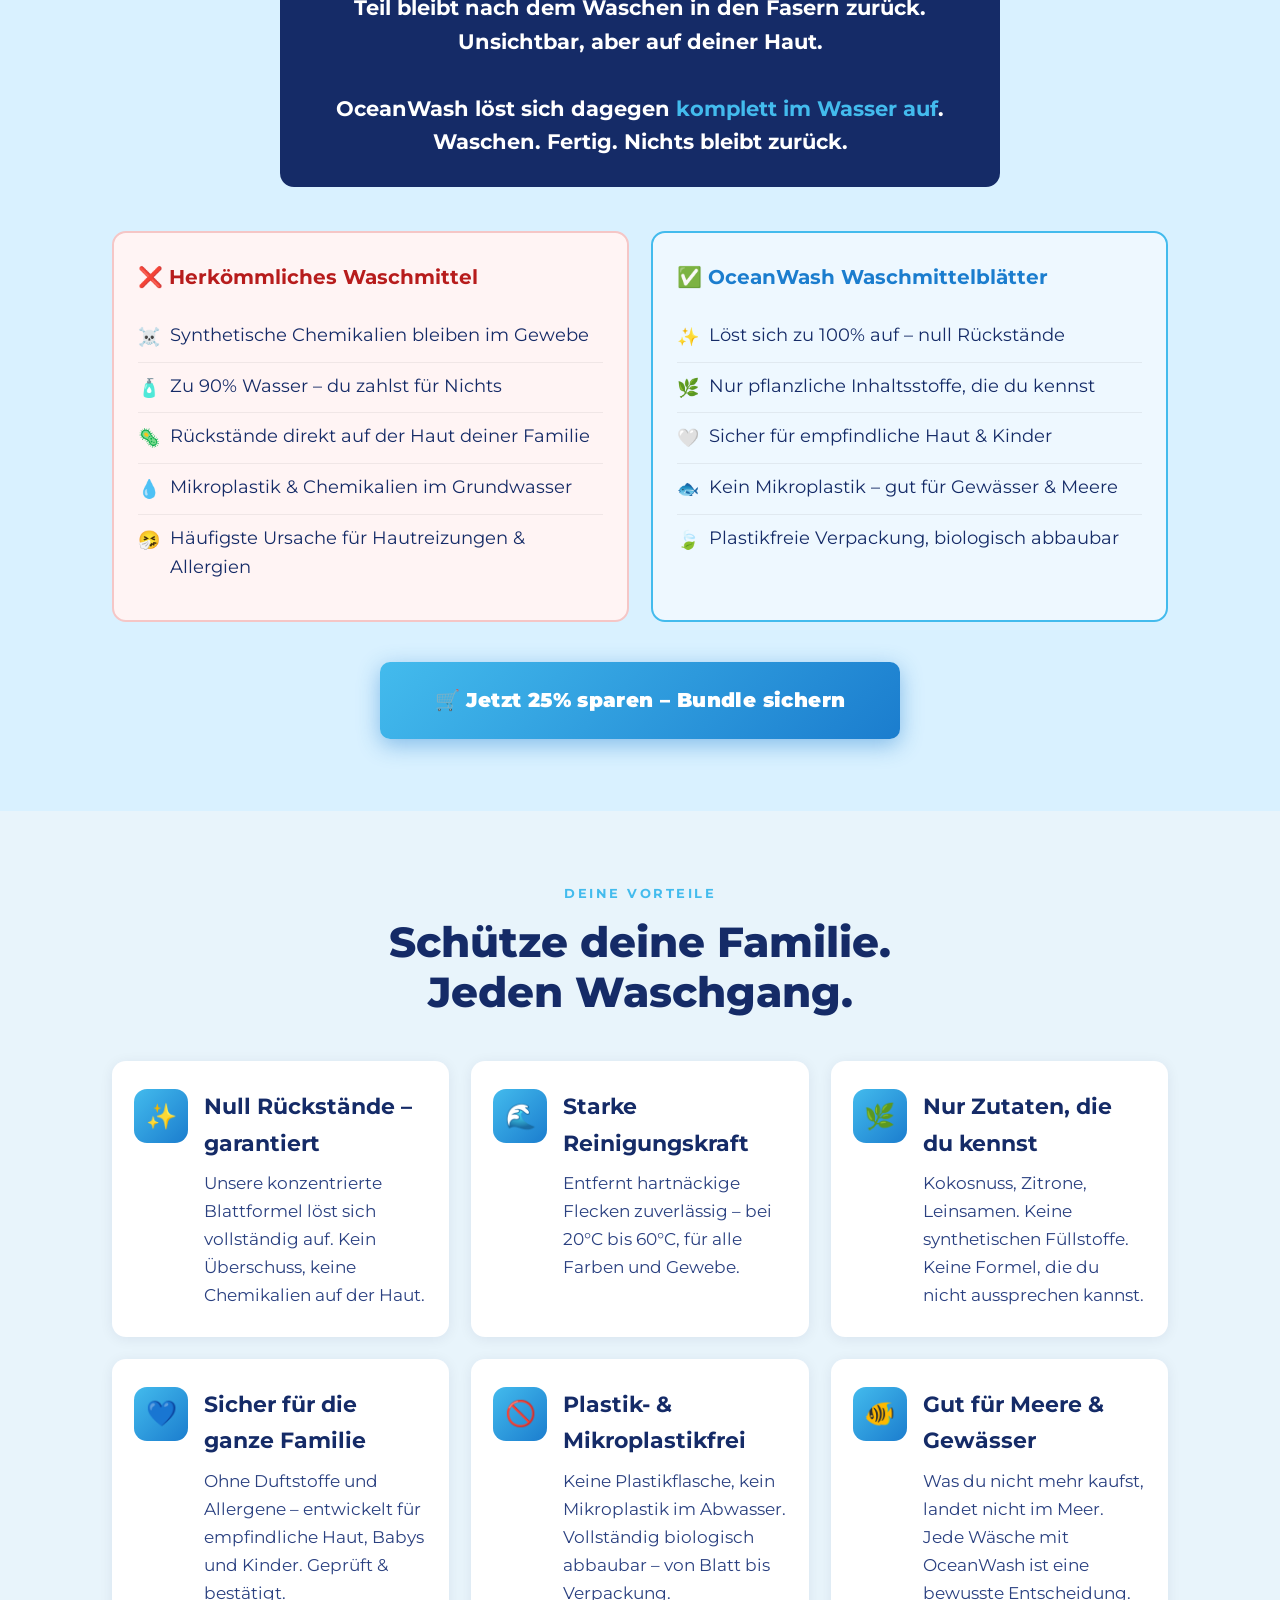
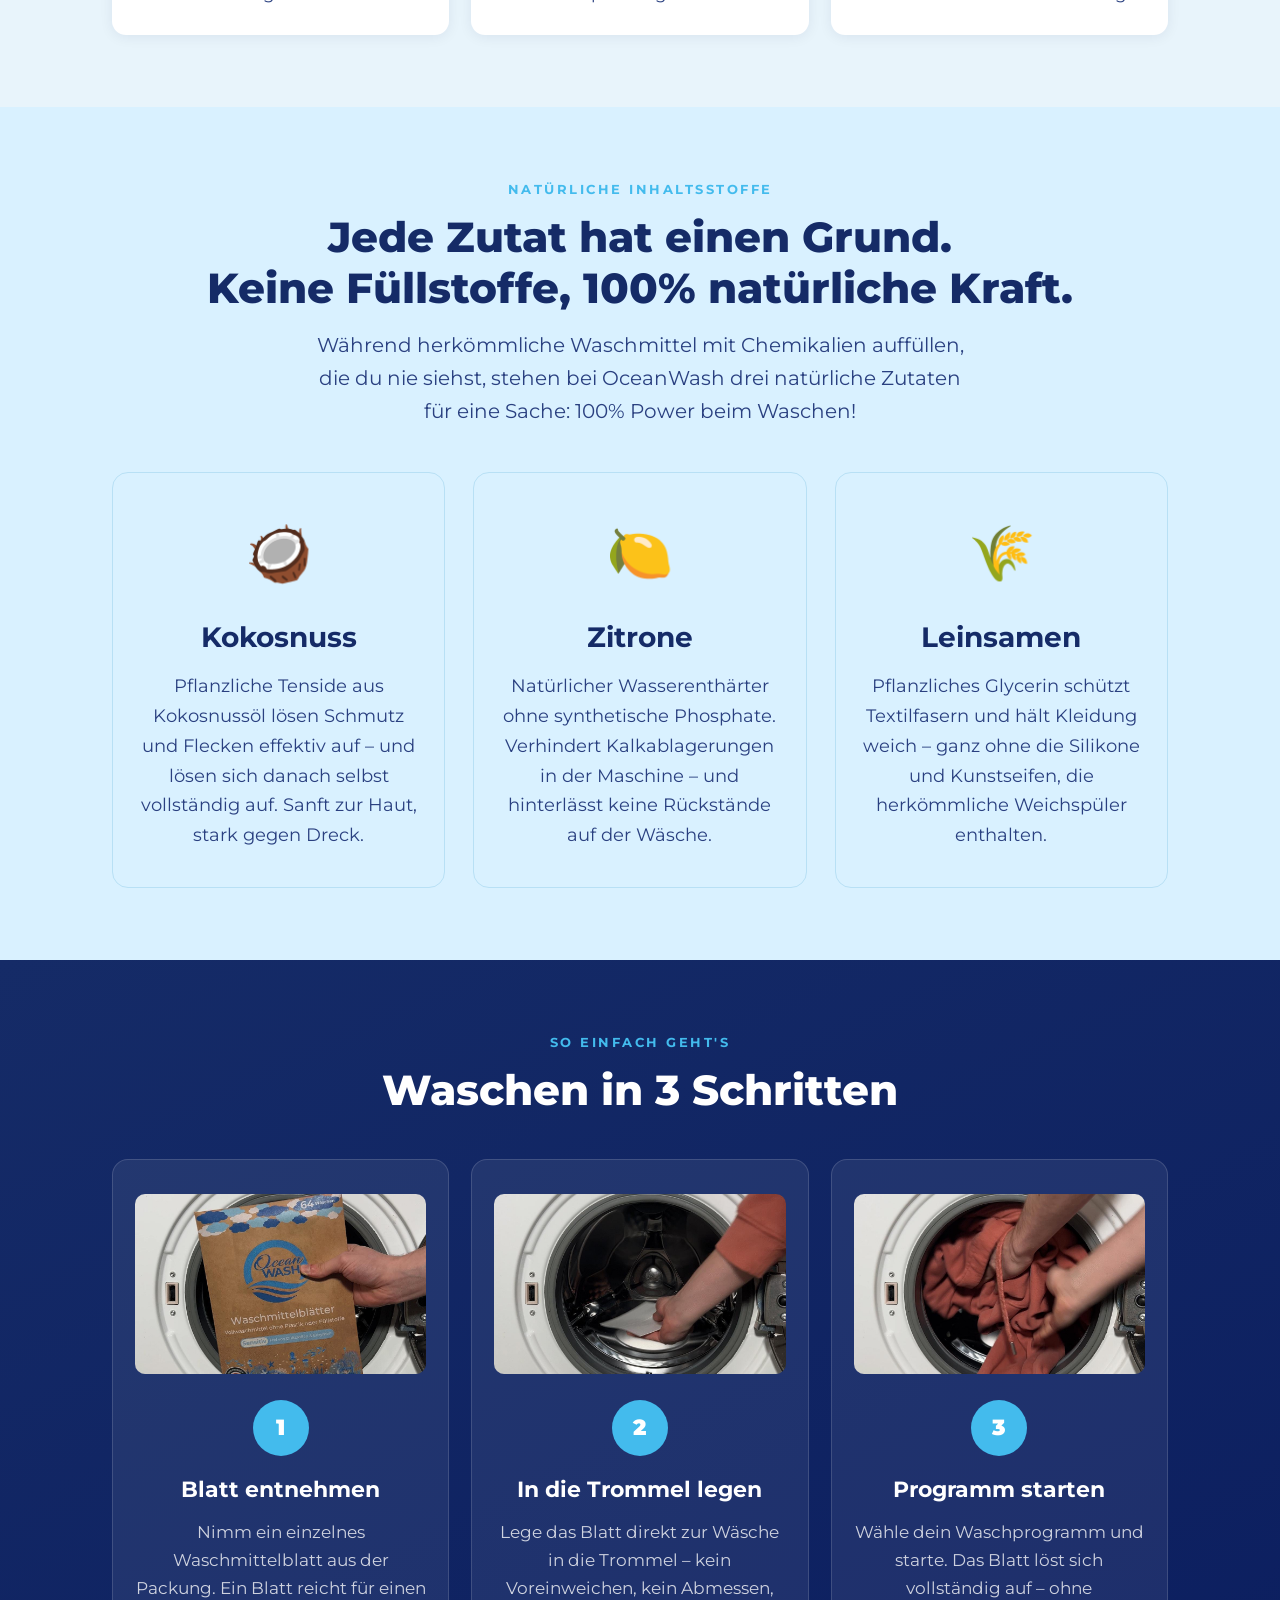
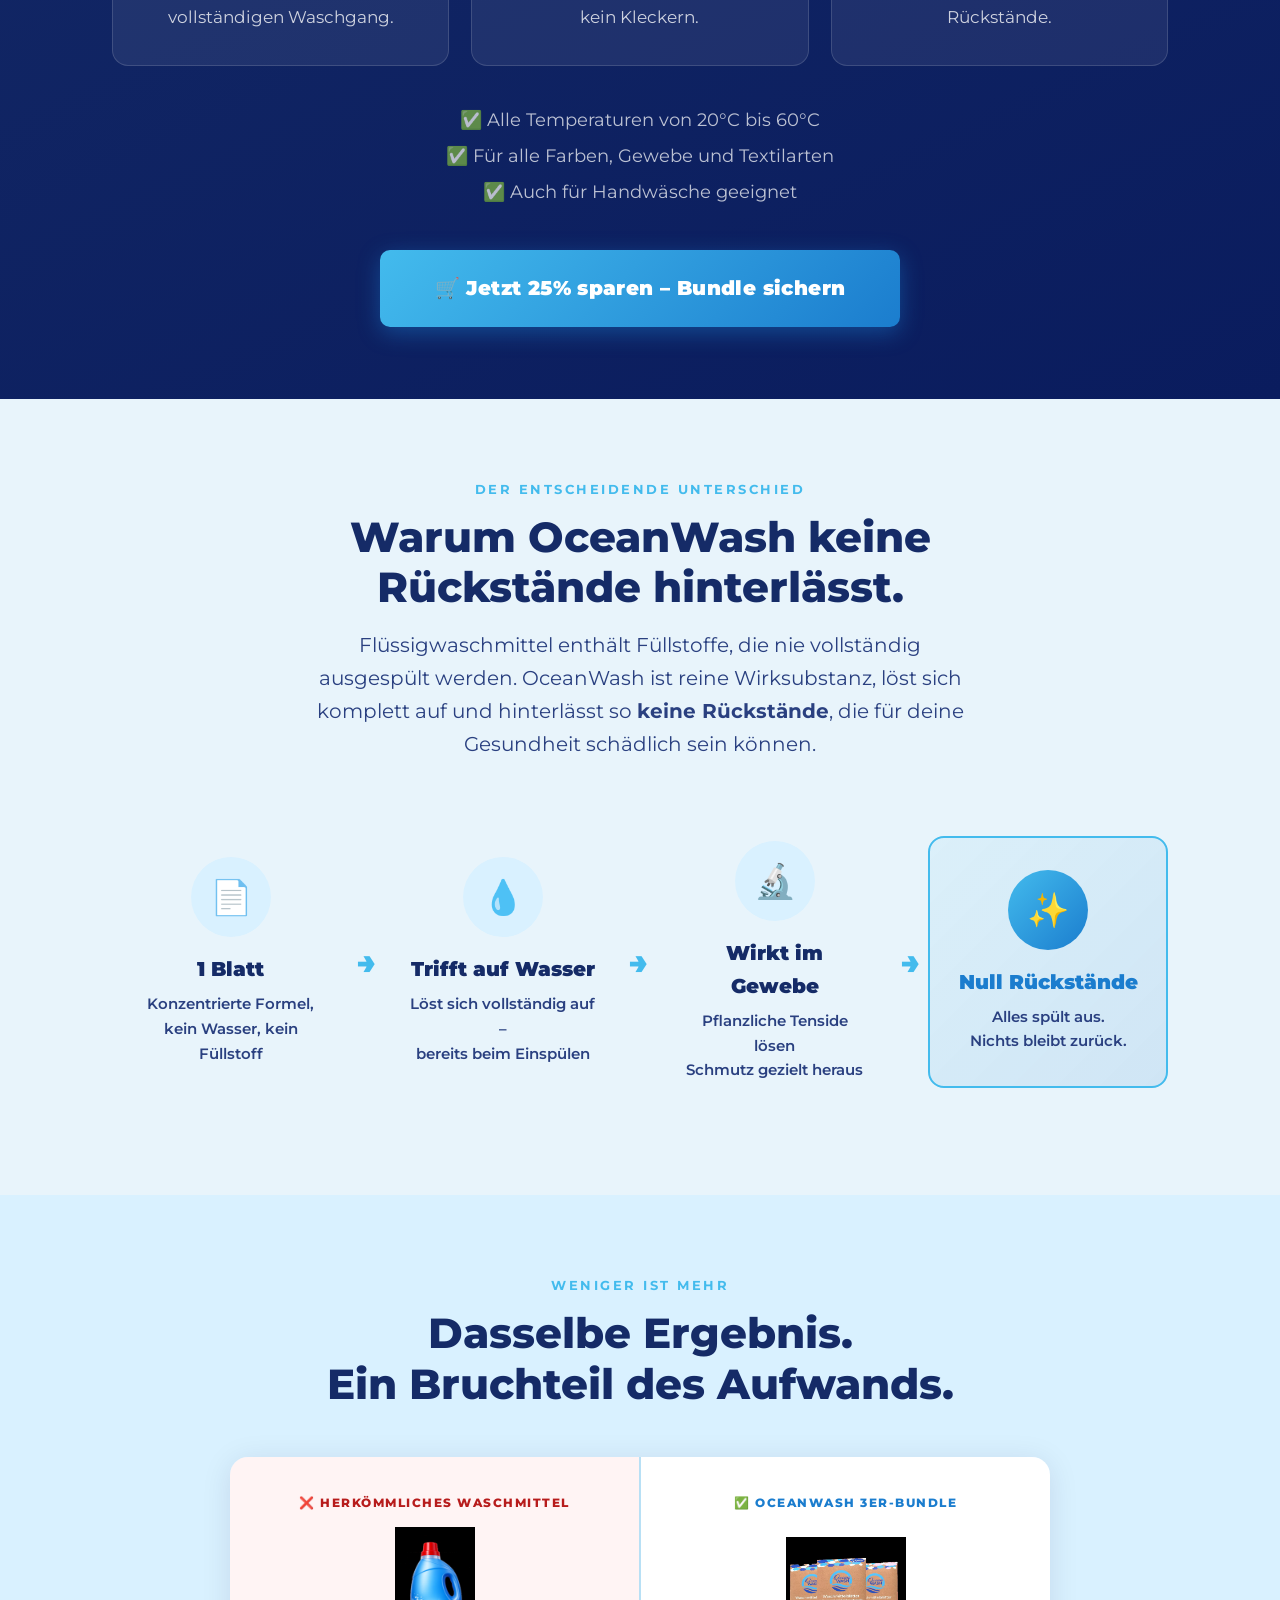
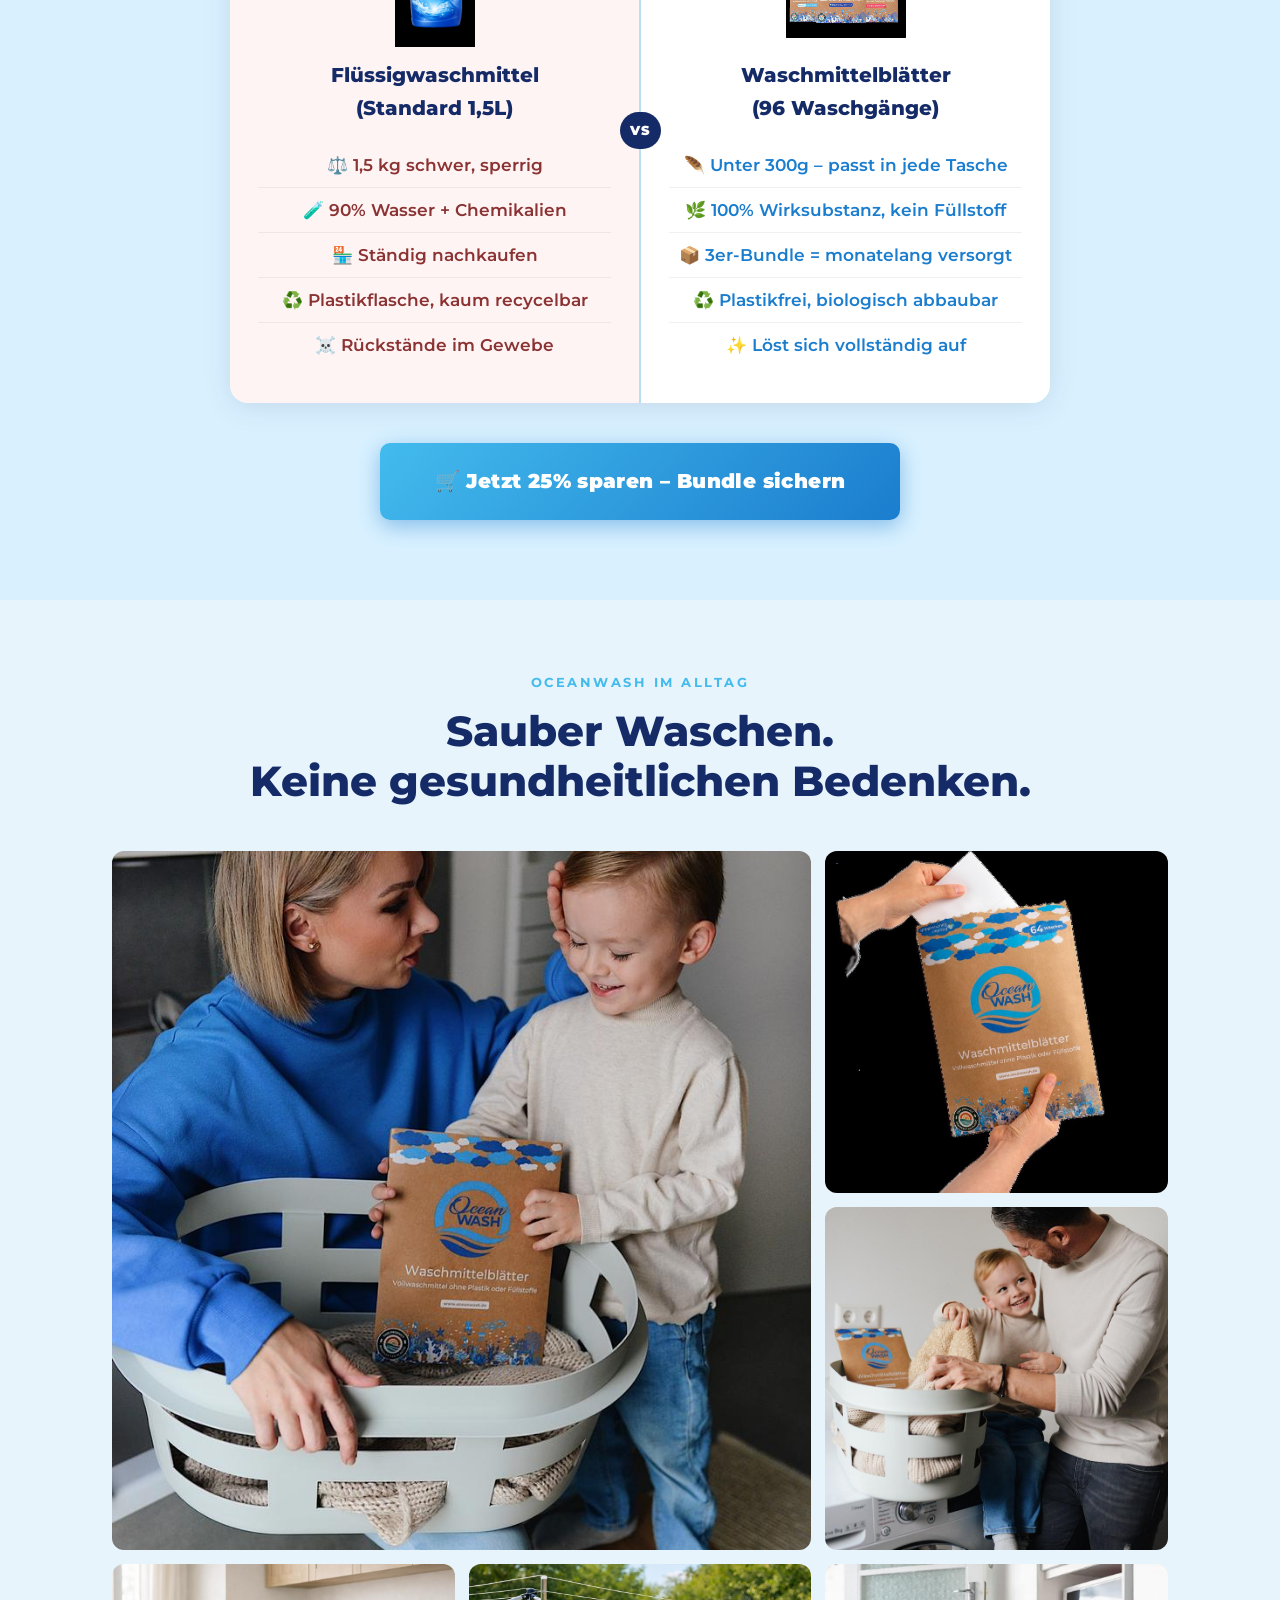
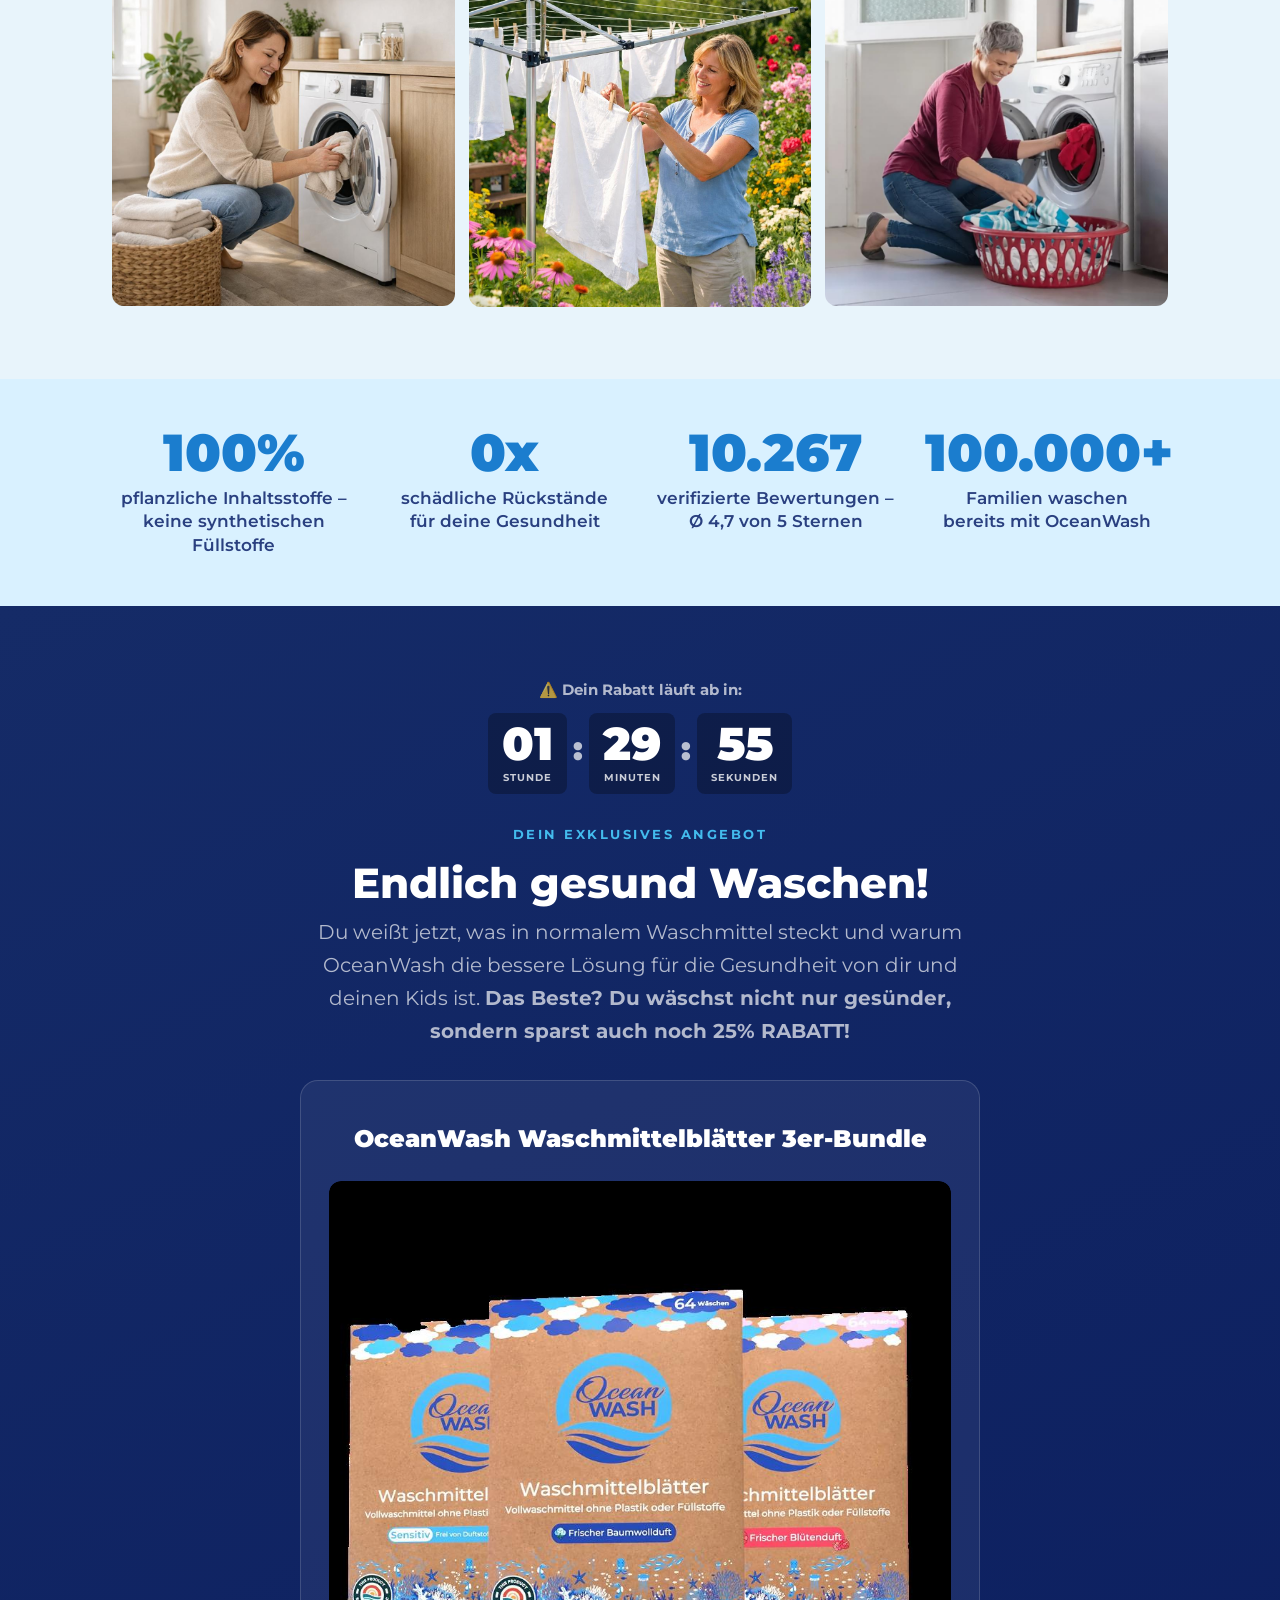
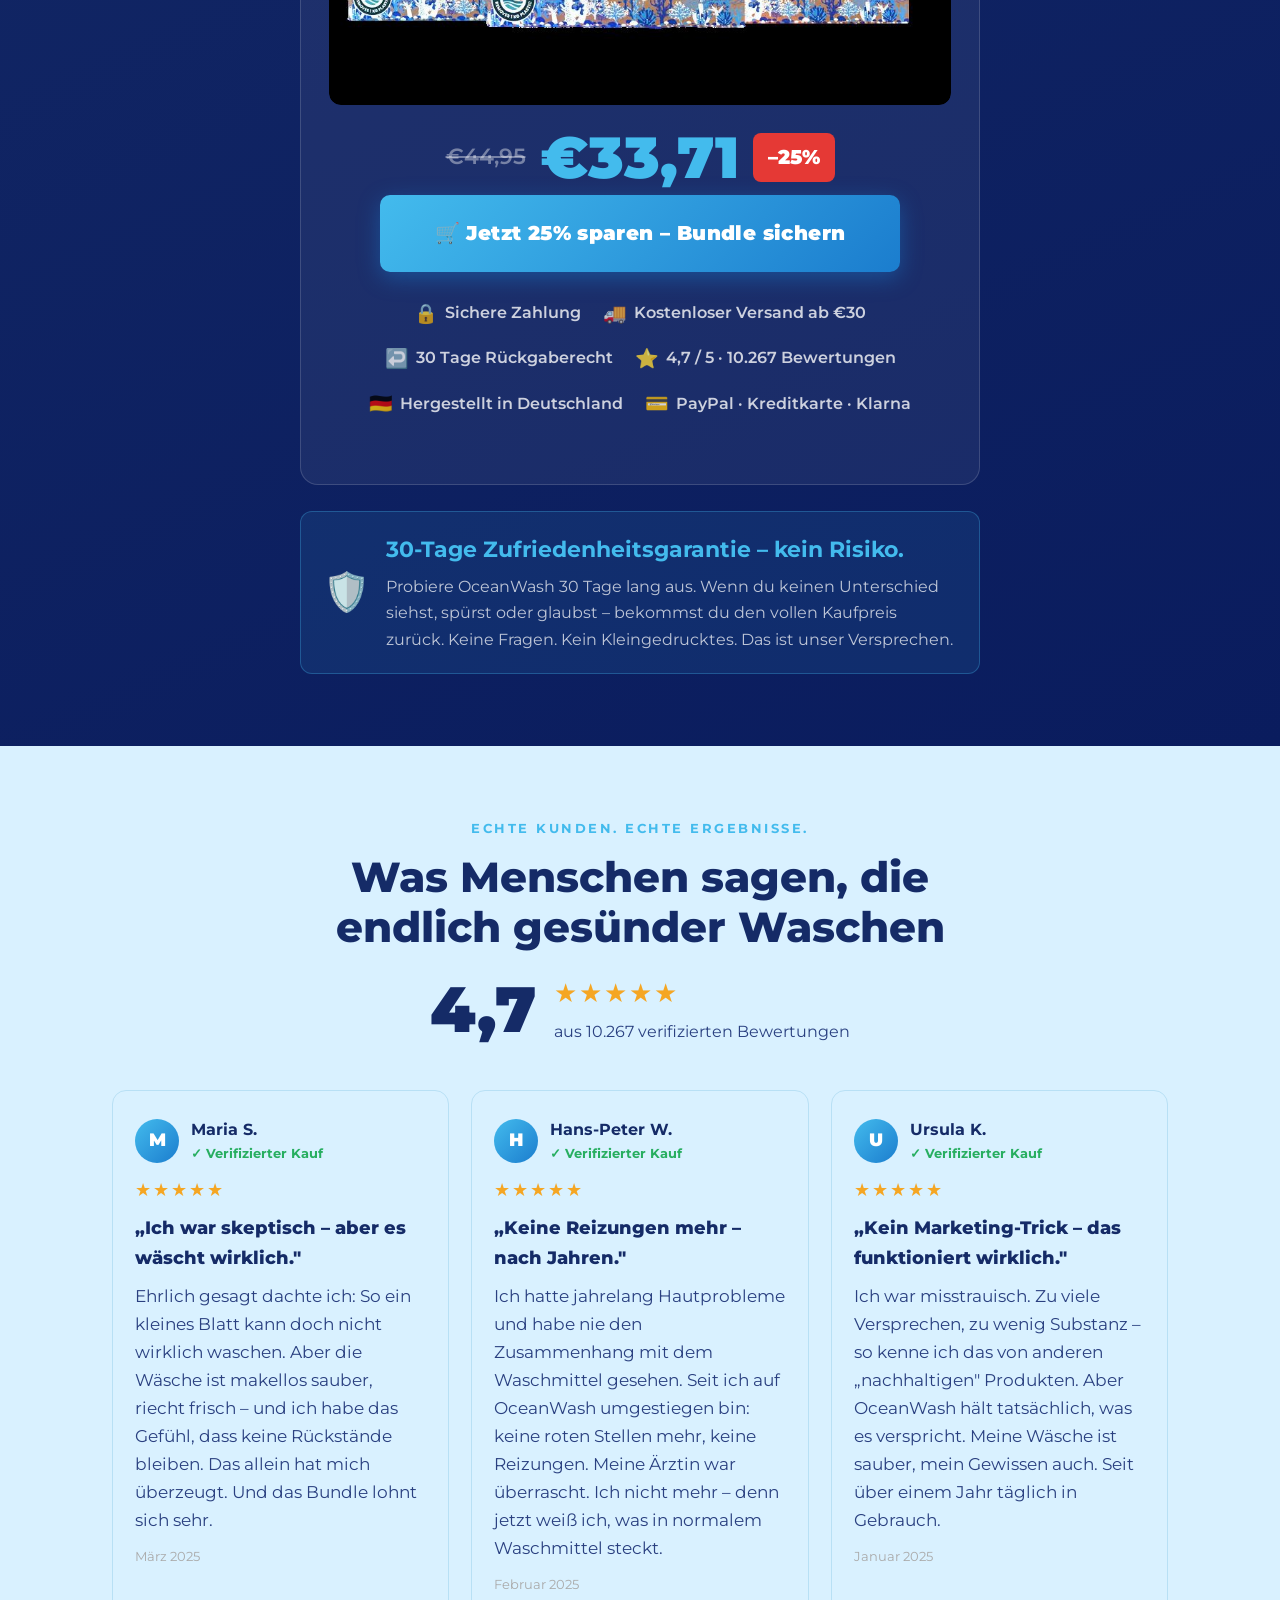
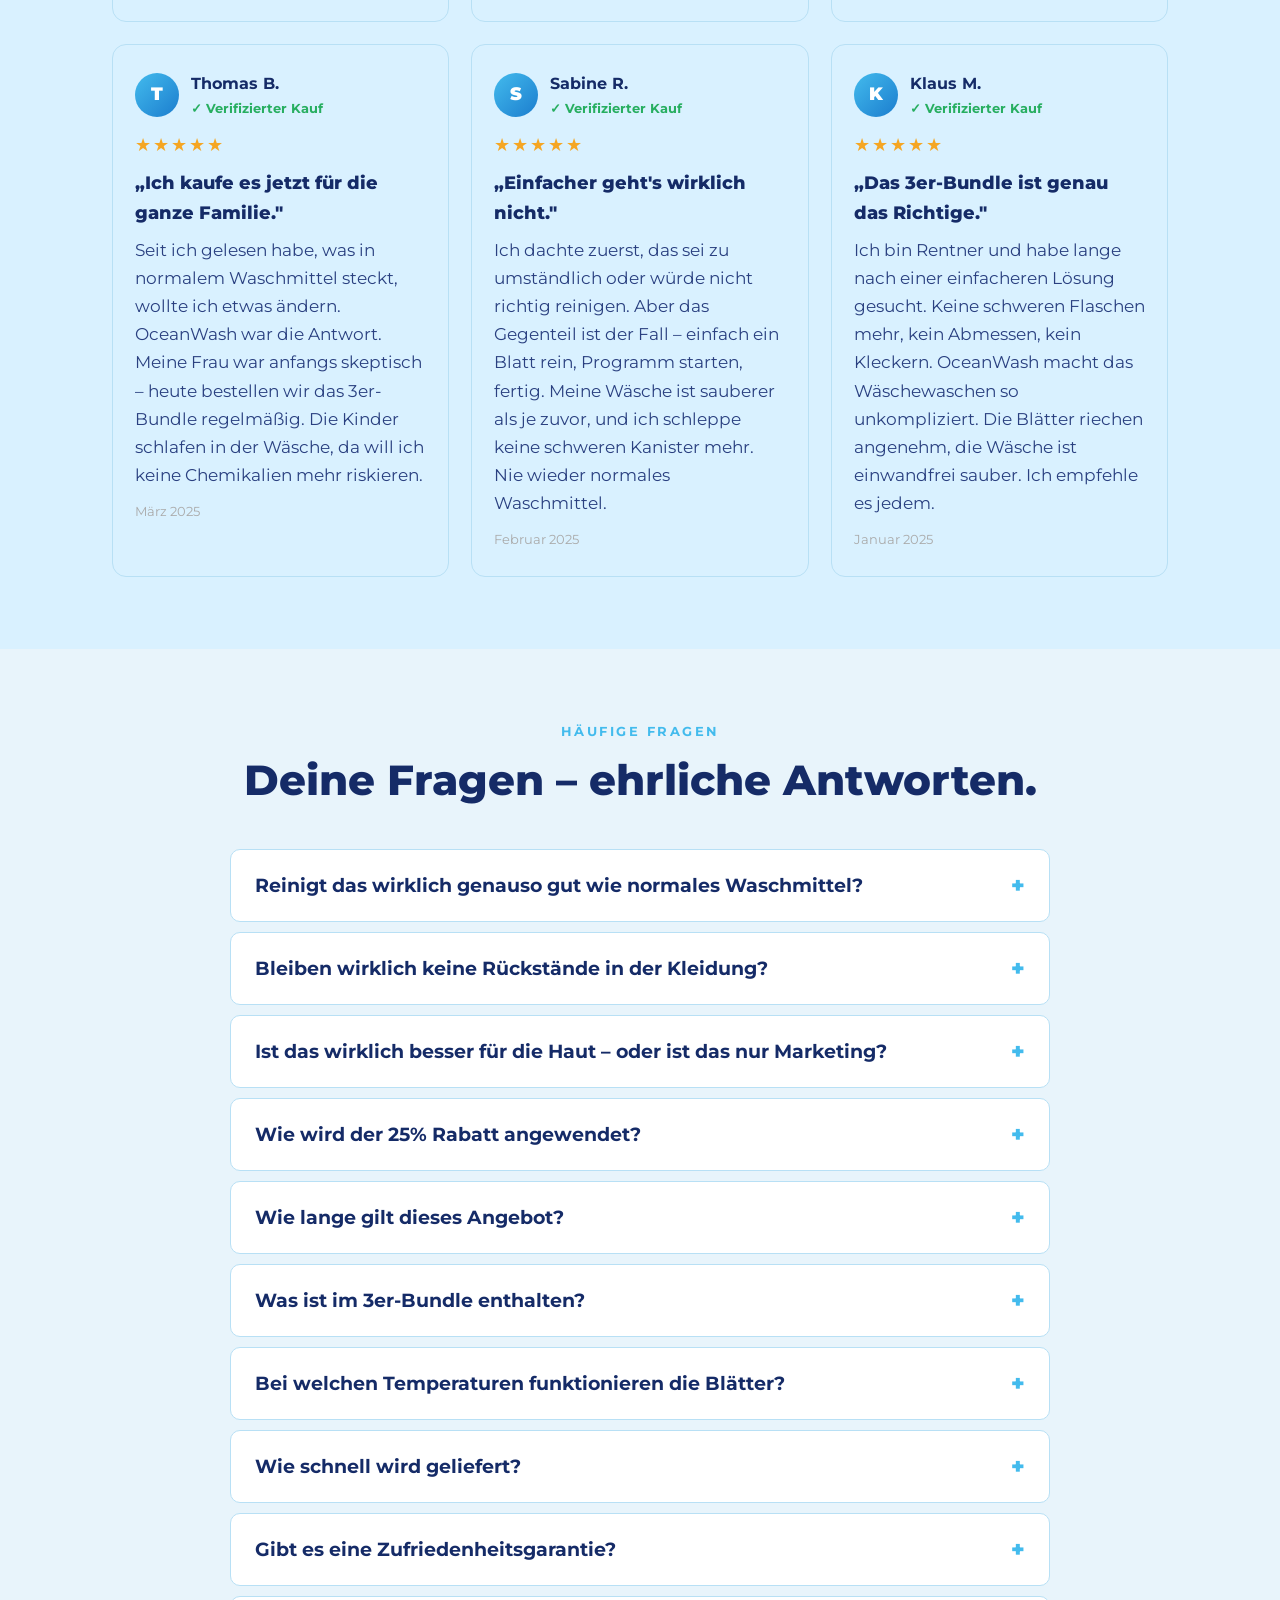
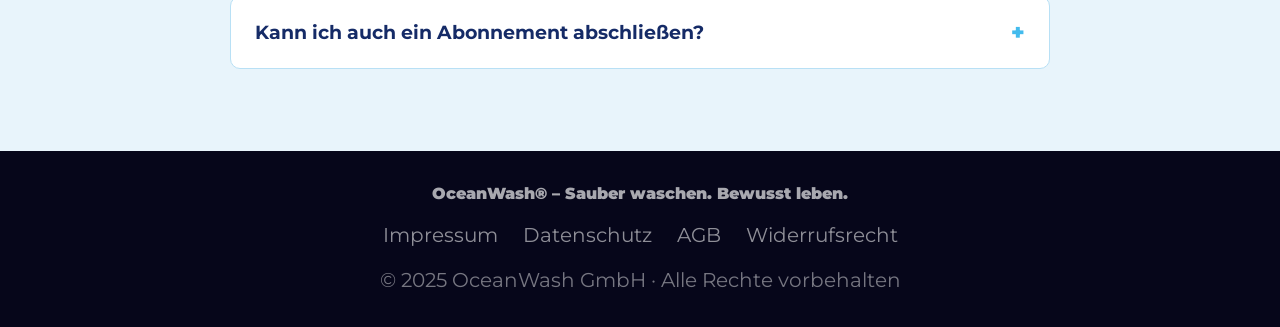
<file: pages/oceanwash/index.html>
<!DOCTYPE html>
<!--
  ============================================================
  OceanWash – Cart Abandonment Landing Page
  Language: German 🇩🇪
  Offer: 25% Rabatt auf das 3er-Bundle
  ============================================================

  SETUP CHECKLIST:
  1. Replace all "https://oceanwash.de/collections/frontpage/products/oceanwash-3er-bundle" with the actual discount URL
  2. Replace all product/lifestyle image placeholders with assets from Figma:
     - Raw shots: https://www.figma.com/design/3SVqVCHVblsvTMdhXEWmpF/OW-%7C-Email-Assets
     - Lifestyle:  https://www.figma.com/design/WxUB8BhVKae7f7jZk8g1Np/ocean-wash?node-id=1-1741
  3. SHOPIFY EXPORT: Paste the content of <body>...</body> into a
     Shopify page using "Custom HTML" block, or save as a .liquid
     section file in your theme (sections/cart-abandonment-lp.liquid).
     Remove the Google Fonts <link> if Montserrat is already loaded by the theme.
  ============================================================
-->
<html lang="de">
<head>
  <meta charset="UTF-8">
  <meta name="viewport" content="width=device-width, initial-scale=1.0">
  <title>OceanWash – 25% Rabatt | Nur für kurze Zeit</title>
  <link href="https://fonts.googleapis.com/css2?family=Montserrat:ital,wght@0,400;0,500;0,600;0,700;0,800;0,900;1,600&display=swap" rel="stylesheet">

  <style>
    /* === RESET & ROOT === */
    *, *::before, *::after { box-sizing: border-box; margin: 0; padding: 0; }

    :root {
      --blue-light: #43BBED;
      --blue-dark:  #152B67;
      --blue-mid:   #1B7DCE;
      --white:      #ffffff;
      --gray-light: #d9f1ff;
      --gray-mid:   #b8e0f5;
      --text-dark:  #152B67;
      --text-mid:   #2a4080;
      --gold:       #F5A623;
      --green:      #27AE60;
      --red:        #E53935;
    }

    html { scroll-behavior: smooth; }

    body {
      font-family: 'Montserrat', sans-serif;
      font-size: 18px;
      color: var(--text-dark);
      background: #d9f1ff;
      line-height: 1.65;
      padding-top: 118px; /* sticky header offset (top row ~72px + countdown row ~46px) */
    }

    /* --- Typography --- */
    h1 { font-size: clamp(28px, 5vw, 54px); font-weight: 900; line-height: 1.1; }
    h2 { font-size: clamp(24px, 4vw, 42px); font-weight: 800; line-height: 1.2; }
    h3 { font-size: clamp(20px, 3vw, 28px); font-weight: 700; }
    h4 { font-size: clamp(17px, 2vw, 22px); font-weight: 700; }
    p  { font-size: clamp(16px, 1.8vw, 20px); }

    .container {
      max-width: 1100px;
      margin: 0 auto;
      padding: 0 22px;
    }

    .section       { padding: 72px 0; }
    .section-dark  { background: var(--blue-dark); color: #fff; }
    .section-light { background: #e8f4fb; }
    .text-center   { text-align: center; }

    /* --- Section label --- */
    .section-label {
      display: block;
      color: var(--blue-light);
      font-weight: 700;
      font-size: 13px;
      text-transform: uppercase;
      letter-spacing: 2.5px;
      margin-bottom: 12px;
    }

    /* --- Buttons --- */
    .btn-cta {
      display: block;
      width: 100%;
      max-width: 520px;
      margin: 0 auto;
      padding: 22px 24px;
      background: linear-gradient(135deg, #43BBED 0%, #1B7DCE 100%);
      color: #fff;
      font-family: 'Montserrat', sans-serif;
      font-weight: 900;
      font-size: clamp(15px, 1.6vw, 20px);
      white-space: normal;
      text-align: center;
      text-decoration: none;
      border-radius: 10px;
      border: none;
      cursor: pointer;
      letter-spacing: 0.4px;
      box-shadow: 0 6px 22px rgba(27, 125, 206, 0.45);
      animation: pulse 2.2s ease-in-out infinite;
      transition: transform 0.2s;
    }

    .btn-cta:hover { transform: translateY(-3px); }

    @keyframes pulse {
      0%,100% { box-shadow: 0 6px 22px rgba(27,125,206,0.45); }
      50%      { box-shadow: 0 8px 32px rgba(27,125,206,0.75); }
    }

    /* --- Stars --- */
    .stars { color: var(--gold); letter-spacing: 2px; }

    /* --- Image placeholder (remove after inserting real images) --- */
    .img-placeholder {
      background: var(--gray-mid);
      border-radius: 10px;
      display: flex;
      align-items: center;
      justify-content: center;
      color: #aab;
      font-size: 13px;
      font-weight: 600;
      text-align: center;
      padding: 20px;
    }

    /* ============================================================
       STICKY HEADER
    ============================================================ */
    .sticky-header {
      position: fixed;
      top: 0; left: 0; right: 0;
      z-index: 999;
      background: var(--blue-dark);
      display: flex;
      flex-direction: column;
      box-shadow: 0 2px 12px rgba(0,0,0,0.35);
      transition: transform 0.3s ease;
    }

    .sticky-header-top {
      display: flex;
      align-items: center;
      justify-content: space-between;
      gap: 12px;
      padding: 10px 20px;
    }

    /* Compact countdown row inside header */
    .sticky-header .countdown-banner {
      display: flex;
      align-items: center;
      justify-content: center;
      gap: 14px;
      padding: 7px 20px;
    }

    .sticky-header .countdown-banner .cd-label {
      margin-bottom: 0;
      font-size: 13px;
    }

    .sticky-header .cd-block {
      min-width: 44px;
      padding: 4px 8px;
    }

    .sticky-header .cd-num {
      font-size: 20px;
    }

    .sticky-header .cd-unit {
      font-size: 9px;
    }

    .sticky-header .cd-sep {
      font-size: 20px;
      margin-bottom: 4px;
    }

    .sticky-header .brand {
      color: #fff;
      font-weight: 900;
      font-size: 19px;
      letter-spacing: 0.5px;
      white-space: nowrap;
    }

    .sticky-header .offer-text {
      color: var(--blue-light);
      font-weight: 700;
      font-size: 15px;
      display: none;
    }

    @media (min-width: 580px) { .sticky-header .offer-text { display: block; } }

    .sticky-header .btn-mini {
      background: var(--blue-light);
      color: #fff;
      font-family: 'Montserrat', sans-serif;
      font-weight: 800;
      font-size: 14px;
      padding: 9px 18px;
      border-radius: 7px;
      border: none;
      cursor: pointer;
      text-decoration: none;
      white-space: nowrap;
      transition: opacity 0.2s;
    }
    .sticky-header .btn-mini:hover { opacity: 0.88; }

    .payment-icons {
      display: none;
      align-items: center;
      gap: 5px;
      flex-shrink: 0;
    }
    @media (min-width: 720px) { .payment-icons { display: flex; } }

    .pay-badge {
      display: inline-flex;
      align-items: center;
      justify-content: center;
      background: #fff;
      border-radius: 4px;
      padding: 2px 6px;
      height: 22px;
      font-size: 10px;
      font-weight: 900;
      letter-spacing: 0.4px;
      white-space: nowrap;
    }
    .pay-badge.visa    { color: #1a1f71; font-style: italic; font-size: 12px; }
    .pay-badge.mc      { background: transparent; padding: 0; }
    .pay-badge.paypal  { color: #003087; }
    .pay-badge.klarna  { color: #17120e; background: #ffb3c7; }

    /* ============================================================
       SECTION 1 — HERO / OFFER FOCUS
    ============================================================ */
    .hero {
      background: linear-gradient(155deg, #152B67 0%, #0d1f6b 100%);
      color: #fff;
      padding: 64px 0 56px;
      text-align: center;
      overflow: hidden;
    }

    .hero .urgency-badge {
      display: inline-block;
      background: var(--red);
      color: #fff;
      font-weight: 800;
      font-size: 13px;
      letter-spacing: 1.5px;
      text-transform: uppercase;
      padding: 8px 20px;
      border-radius: 50px;
      margin-bottom: 24px;
      animation: shimmer 1.8s ease-in-out infinite;
    }

    @keyframes shimmer { 0%,100%{opacity:1} 50%{opacity:0.82} }

    .hero h1 { color: #fff; margin-bottom: 20px; }
    .hero h1 em { font-style: normal; color: var(--blue-light); }

    .hero .hero-sub {
      font-size: clamp(17px, 2vw, 22px);
      color: rgba(255,255,255,0.82);
      max-width: 680px;
      margin: 0 auto 20px;
    }

    .hero .hero-sub strong { color: var(--blue-light); }

    /* Product image area */
    .hero-img-wrap {
      max-width: 400px;
      margin: 0 auto 28px;
      border-radius: 14px;
      overflow: hidden;
    }

    .hero-img-wrap img {
      width: 100%;
      display: block;
      border-radius: 14px;
    }

    .hero-img-wrap .img-placeholder { min-height: 280px; border-radius: 14px; }

    /* Price display */
    .hero-price {
      display: flex;
      align-items: center;
      justify-content: center;
      flex-wrap: wrap;
      gap: 14px;
      margin: 0 0 16px;
    }

    .price-old {
      font-size: clamp(20px, 2.2vw, 26px);
      text-decoration: line-through;
      color: rgba(255,255,255,0.45);
      font-weight: 600;
    }

    .price-new {
      font-size: clamp(36px, 5.5vw, 58px);
      font-weight: 900;
      color: var(--blue-light);
      line-height: 1;
    }

    .price-badge {
      background: var(--red);
      color: #fff;
      font-weight: 900;
      font-size: clamp(17px, 2vw, 22px);
      padding: 8px 16px;
      border-radius: 8px;
      animation: shimmer 1.8s infinite;
    }

    .hero-reassurance {
      margin-top: 18px;
      color: rgba(255,255,255,0.85);
      font-size: clamp(15px, 1.6vw, 19px);
      font-weight: 900;
      text-transform: uppercase;
      letter-spacing: 1.2px;
      text-align: center;
    }

    /* 2-column hero layout */
    .hero-inner {
      display: grid;
      grid-template-columns: 1fr 1fr;
      gap: 20px;
      align-items: center;
    }

    .hero-copy { text-align: center; }
    .hero-copy .hero-price  { justify-content: center; }
    .hero-copy .urgency-badge { margin-bottom: 24px; }
    .hero-copy .btn-cta { margin: 0 auto; }
    .hero-copy .hero-reassurance { justify-content: center; }

    .hero-buybox {
      display: flex;
      align-items: center;
      justify-content: flex-end;
      overflow: visible;
    }

    .hero-buybox > img {
      width: calc(100% + 44px);
      margin-right: -44px;
      display: block;
      object-fit: contain;
    }

    @media (max-width: 860px) {
      .hero { text-align: center; }
      .hero-inner { grid-template-columns: 1fr; gap: 36px; }
      .hero-copy { text-align: center; }
      .hero-copy .hero-price      { justify-content: center; }
      .hero-copy .hero-reassurance { justify-content: center; }
    }

    /* ============================================================
       SECTION 2 — COUNTDOWN BANNER
    ============================================================ */
    .countdown-banner {
      background: var(--red);
      padding: 18px 20px;
      text-align: center;
    }

    .countdown-banner .cd-label {
      color: #fff;
      font-weight: 700;
      font-size: clamp(14px, 1.6vw, 17px);
      margin-bottom: 10px;
    }

    .cd-wrap {
      display: flex;
      justify-content: center;
      align-items: center;
      gap: 6px;
    }

    .cd-block {
      background: rgba(0,0,0,0.28);
      border-radius: 8px;
      padding: 8px 14px;
      min-width: 66px;
      text-align: center;
    }

    .cd-num {
      display: block;
      font-size: clamp(28px, 4.5vw, 46px);
      font-weight: 900;
      color: #fff;
      line-height: 1;
    }

    .cd-unit {
      display: block;
      font-size: 10px;
      color: rgba(255,255,255,0.78);
      text-transform: uppercase;
      letter-spacing: 1px;
      margin-top: 3px;
      font-weight: 700;
    }

    .cd-sep {
      font-size: 32px;
      font-weight: 900;
      color: rgba(255,255,255,0.7);
      margin-bottom: 8px;
    }

    /* ============================================================
       TRUST BAR
    ============================================================ */
    .trust-bar {
      background: #e8f4fb;
      border-bottom: 2px solid rgba(21,43,103,0.12);
      padding: 18px 0;
    }

    .trust-bar-inner {
      display: flex;
      flex-wrap: nowrap;
      justify-content: space-between;
      align-items: center;
      gap: 16px;
    }

    .trust-item {
      display: flex;
      align-items: center;
      gap: 9px;
      font-size: clamp(14px, 1.4vw, 17px);
      font-weight: 700;
      color: var(--text-dark);
    }

    .trust-item .ti { font-size: 20px; }

    /* ============================================================
       SECTION 3 — HEALTH SWITCH (Why switch)
    ============================================================ */
    .comparison-grid {
      display: grid;
      grid-template-columns: 1fr 1fr;
      gap: 22px;
      margin-top: 44px;
    }

    @media (max-width: 620px) { .comparison-grid { grid-template-columns: 1fr; } }

    .cmp-card {
      border-radius: 14px;
      padding: 28px 24px;
    }

    .cmp-card.bad  { background: #fff4f4; border: 2px solid #f5c6c6; }
    .cmp-card.good { background: #eef8ff; border: 2px solid var(--blue-light); }

    .cmp-card h4 { margin-bottom: 18px; font-size: clamp(17px, 1.8vw, 20px); }
    .cmp-card.bad  h4 { color: #b71c1c; }
    .cmp-card.good h4 { color: var(--blue-mid); }

    .cmp-list { list-style: none; }
    .cmp-list li {
      display: flex;
      align-items: flex-start;
      gap: 10px;
      padding: 9px 0;
      border-bottom: 1px solid rgba(0,0,0,0.06);
      font-size: clamp(15px, 1.5vw, 18px);
    }
    .cmp-list li:last-child { border-bottom: none; }
    .cmp-list .ei { font-size: 18px; flex-shrink: 0; margin-top: 2px; }

    /* ============================================================
       SECTION 4 — PRODUCT BENEFITS
    ============================================================ */
    .benefits-grid {
      display: grid;
      grid-template-columns: repeat(auto-fit, minmax(290px, 1fr));
      gap: 22px;
      margin-top: 44px;
    }

    .benefit-card {
      background: #fff;
      border-radius: 14px;
      padding: 28px 22px;
      box-shadow: 0 2px 14px rgba(12,12,65,0.07);
      display: flex;
      align-items: flex-start;
      gap: 16px;
    }

    .benefit-icon {
      width: 54px;
      height: 54px;
      border-radius: 13px;
      background: linear-gradient(135deg, var(--blue-light) 0%, var(--blue-mid) 100%);
      display: flex;
      align-items: center;
      justify-content: center;
      font-size: 25px;
      flex-shrink: 0;
    }

    .benefit-card h4 { margin-bottom: 7px; }
    .benefit-card p  { font-size: clamp(14px, 1.4vw, 17px); color: var(--text-mid); }

    /* ============================================================
       SECTION 5 — INGREDIENTS
    ============================================================ */
    .ingredients-grid {
      display: grid;
      grid-template-columns: repeat(auto-fit, minmax(270px, 1fr));
      gap: 28px;
      margin-top: 44px;
    }

    .ingredient-card {
      text-align: center;
      padding: 36px 26px;
      border-radius: 16px;
      background: var(--gray-light);
      border: 1px solid var(--gray-mid);
    }

    .ingredient-card .ing-icon { font-size: 54px; margin-bottom: 16px; }
    .ingredient-card h3 { color: var(--blue-dark); margin-bottom: 12px; }
    .ingredient-card p  { font-size: clamp(15px, 1.5vw, 18px); color: var(--text-mid); }

    /* ============================================================
       SECTION 6 — PRODUCT USAGE
    ============================================================ */
    .usage-section {
      background: linear-gradient(155deg, var(--blue-dark) 0%, #0a1c5e 100%);
      color: #fff;
    }

    .usage-section h2 { color: #fff; }

    .steps-grid {
      display: grid;
      grid-template-columns: repeat(auto-fit, minmax(220px, 1fr));
      gap: 22px;
      margin-top: 44px;
    }

    .step-card {
      text-align: center;
      padding: 34px 22px;
      background: rgba(255,255,255,0.07);
      border-radius: 16px;
      border: 1px solid rgba(255,255,255,0.14);
    }

    .step-num {
      width: 56px;
      height: 56px;
      background: var(--blue-light);
      color: #fff;
      border-radius: 50%;
      display: flex;
      align-items: center;
      justify-content: center;
      font-weight: 900;
      font-size: 22px;
      margin: 0 auto 16px;
    }

    .step-card h4 { color: #fff; margin-bottom: 10px; }
    .step-card p  { font-size: clamp(14px, 1.4vw, 17px); color: rgba(255,255,255,0.78); }

    .usage-bullets {
      margin-top: 36px;
      color: rgba(255,255,255,0.72);
      font-size: clamp(15px, 1.5vw, 18px);
      line-height: 2;
    }

    /* ============================================================
       SECTION 7 — LIFESTYLE IMAGES
    ============================================================ */
    .lifestyle-grid {
      display: grid;
      grid-template-columns: repeat(2, 1fr);
      gap: 14px;
      margin-top: 44px;
    }

    @media (min-width: 768px) {
      .lifestyle-grid {
        grid-template-columns: repeat(3, 1fr);
      }
      .lifestyle-grid .li-main {
        grid-column: span 2;
        grid-row: span 2;
      }
    }

    .li-wrap {
      border-radius: 12px;
      overflow: hidden;
      aspect-ratio: 1 / 1;
      background: var(--gray-mid);
      position: relative;
    }

    .li-wrap img {
      width: 100%;
      height: 100%;
      object-fit: cover;
      display: block;
    }

    .li-wrap .img-placeholder { height: 100%; min-height: 160px; border-radius: 0; }

    /* ============================================================
       SECTION 8 — REVIEWS
    ============================================================ */
    .reviews-agg {
      display: flex;
      align-items: center;
      justify-content: center;
      gap: 18px;
      flex-wrap: wrap;
      margin: 20px 0 44px;
    }

    .agg-score {
      font-size: 64px;
      font-weight: 900;
      color: var(--blue-dark);
      line-height: 1;
    }

    .agg-detail .stars { font-size: 26px; }
    .agg-detail .agg-count { font-size: 16px; color: var(--text-mid); margin-top: 4px; }

    .reviews-grid {
      display: grid;
      grid-template-columns: repeat(auto-fit, minmax(280px, 1fr));
      gap: 22px;
    }

    .review-card {
      background: var(--gray-light);
      border-radius: 14px;
      padding: 26px 22px;
      border: 1px solid var(--gray-mid);
    }

    .review-head {
      display: flex;
      align-items: center;
      gap: 12px;
      margin-bottom: 12px;
    }

    .reviewer-av {
      width: 44px;
      height: 44px;
      border-radius: 50%;
      background: linear-gradient(135deg, var(--blue-light), var(--blue-mid));
      color: #fff;
      font-weight: 900;
      font-size: 18px;
      display: flex;
      align-items: center;
      justify-content: center;
      flex-shrink: 0;
    }

    .reviewer-name  { font-weight: 700; font-size: 16px; }
    .reviewer-badge { font-size: 13px; color: var(--green); font-weight: 700; }

    .review-card .stars { font-size: 18px; margin-bottom: 8px; }
    .review-title { font-weight: 800; margin-bottom: 8px; font-size: clamp(15px, 1.5vw, 18px); }
    .review-body  { font-size: clamp(14px, 1.4vw, 17px); color: var(--text-mid); line-height: 1.65; }
    .review-date  { margin-top: 12px; font-size: 13px; color: #aaa; }

    /* ============================================================
       SECTION 9 — FAQ
    ============================================================ */
    .faq-list {
      max-width: 820px;
      margin: 44px auto 0;
    }

    .faq-item {
      background: #fff;
      border-radius: 10px;
      margin-bottom: 10px;
      border: 1px solid var(--gray-mid);
      overflow: hidden;
    }

    .faq-q {
      width: 100%;
      background: none;
      border: none;
      padding: 22px 24px;
      text-align: left;
      font-family: 'Montserrat', sans-serif;
      font-size: clamp(15px, 1.6vw, 19px);
      font-weight: 700;
      color: var(--text-dark);
      cursor: pointer;
      display: flex;
      justify-content: space-between;
      align-items: center;
      gap: 14px;
    }

    .faq-q:hover { background: var(--gray-light); }

    .faq-icon {
      font-size: 22px;
      color: var(--blue-light);
      flex-shrink: 0;
      transition: transform 0.28s ease;
      font-weight: 900;
    }

    .faq-item.open .faq-icon { transform: rotate(45deg); }

    .faq-a {
      max-height: 0;
      overflow: hidden;
      transition: max-height 0.32s ease;
    }

    .faq-item.open .faq-a { max-height: 320px; }

    .faq-a-inner {
      padding: 2px 24px 22px;
      font-size: clamp(15px, 1.5vw, 18px);
      color: var(--text-mid);
      line-height: 1.72;
    }

    /* ============================================================
       SECTION 10 — BUY BOX (main CTA)
    ============================================================ */
    .buybox-section {
      background: linear-gradient(155deg, var(--blue-dark) 0%, #0a1c5e 100%);
      padding: 72px 0;
    }

    .buybox-inner {
      max-width: 680px;
      margin: 0 auto;
      text-align: center;
      color: #fff;
    }

    .buybox-inner h2 { color: #fff; margin-bottom: 8px; }
    .buybox-sub { color: rgba(255,255,255,0.68); font-size: clamp(16px, 1.7vw, 20px); margin-bottom: 32px; }

    /* Mini countdown inside buybox */
    .buybox-cd-label {
      color: rgba(255,255,255,0.68);
      font-weight: 700;
      font-size: 15px;
      margin-bottom: 10px;
    }

    .buybox-card {
      background: rgba(255,255,255,0.06);
      border: 1px solid rgba(255,255,255,0.15);
      border-radius: 18px;
      padding: 38px 28px;
      margin-top: 28px;
    }

    .buybox-product-name {
      font-size: clamp(18px, 2vw, 24px);
      font-weight: 900;
      color: #fff;
      margin-bottom: 22px;
    }

    /* Product image inside buybox */
    .buybox-img {
      max-width: 100%;
      margin: 0 auto 24px;
      border-radius: 12px;
      overflow: hidden;
    }

    .buybox-img img { width: 100%; display: block; border-radius: 12px; }
    .buybox-img .img-placeholder { min-height: 170px; }

    .buybox-pricing {
      display: flex;
      align-items: center;
      justify-content: center;
      flex-wrap: wrap;
      gap: 14px;
      margin-bottom: 8px;
    }

    .bb-price-old { font-size: 22px; text-decoration: line-through; color: rgba(255,255,255,0.4); font-weight: 600; }
    .bb-price-new { font-size: clamp(38px, 5.5vw, 58px); font-weight: 900; color: var(--blue-light); line-height: 1; }
    .bb-badge     { background: var(--red); color: #fff; font-weight: 900; font-size: 20px; padding: 8px 15px; border-radius: 8px; animation: shimmer 1.8s infinite; }

    .bb-per-wash  { font-size: 16px; color: rgba(255,255,255,0.55); margin-bottom: 26px; }

    .trust-row {
      display: flex;
      flex-wrap: wrap;
      justify-content: center;
      gap: 14px 22px;
      margin: 26px 0;
    }

    .trust-el {
      display: flex;
      align-items: center;
      gap: 7px;
      font-size: clamp(13px, 1.3vw, 16px);
      color: rgba(255,255,255,0.78);
      font-weight: 600;
    }

    .trust-el .te { font-size: 19px; }

    /* Guarantee box */
    .guarantee {
      background: rgba(67,187,237,0.1);
      border: 1px solid rgba(67,187,237,0.3);
      border-radius: 12px;
      padding: 20px 22px;
      margin-top: 26px;
      display: flex;
      align-items: center;
      gap: 16px;
      text-align: left;
    }

    .guarantee .gi { font-size: 38px; flex-shrink: 0; }
    .guarantee h4  { color: var(--blue-light); margin-bottom: 6px; }
    .guarantee p   { font-size: clamp(14px, 1.3vw, 16px); color: rgba(255,255,255,0.72); }

    /* ============================================================
       FOOTER
    ============================================================ */
    .footer {
      background: #06061a;
      color: rgba(255,255,255,0.45);
      text-align: center;
      padding: 30px 20px;
      font-size: 14px;
    }

    .footer .footer-logo {
      color: rgba(255,255,255,0.65);
      font-weight: 900;
      font-size: 16px;
      margin-bottom: 12px;
    }

    .footer .footer-links a {
      color: rgba(255,255,255,0.55);
      text-decoration: none;
      margin: 0 10px;
    }

    .footer .footer-links a:hover { color: var(--blue-light); }

    /* ============================================================
       MECHANISM VISUAL
    ============================================================ */
    .mechanism-section {
      background: #e8f4fb;
      padding: 80px 0;
    }

    .mechanism-flow {
      display: flex;
      align-items: center;
      justify-content: center;
      gap: 0;
      flex-wrap: wrap;
      margin-top: 48px;
    }

    .mf-step {
      text-align: center;
      padding: 32px 24px;
      flex: 1;
      min-width: 180px;
      max-width: 240px;
    }

    .mf-step.mf-result {
      background: linear-gradient(135deg, rgba(67,187,237,0.08), rgba(27,125,206,0.12));
      border-radius: 16px;
      border: 2px solid var(--blue-light);
    }

    .mf-icon-wrap {
      width: 80px;
      height: 80px;
      border-radius: 50%;
      background: var(--gray-light);
      display: flex;
      align-items: center;
      justify-content: center;
      margin: 0 auto 16px;
      font-size: 34px;
      position: relative;
    }

    .mf-result .mf-icon-wrap {
      background: linear-gradient(135deg, var(--blue-light), var(--blue-mid));
      animation: glowPulse 2.5s ease-in-out infinite;
    }

    @keyframes glowPulse {
      0%,100% { box-shadow: 0 0 0 0 rgba(67,187,237,0.3); }
      50%      { box-shadow: 0 0 0 14px rgba(67,187,237,0); }
    }

    .mf-label {
      font-weight: 900;
      font-size: clamp(16px, 1.8vw, 20px);
      color: var(--text-dark);
      margin-bottom: 6px;
    }

    .mf-result .mf-label { color: var(--blue-mid); }

    .mf-sub {
      font-size: clamp(13px, 1.3vw, 15px);
      color: var(--text-mid);
      font-weight: 600;
    }

    .mf-arrow {
      font-size: 32px;
      color: var(--blue-light);
      font-weight: 900;
      padding: 0 8px;
      flex-shrink: 0;
    }

    @media (max-width: 640px) {
      .mf-arrow { transform: rotate(90deg); width: 100%; text-align: center; padding: 4px 0; }
      .mf-step { max-width: 100%; width: 100%; }
      .mechanism-flow { flex-direction: column; }
    }

    /* ============================================================
       CONVENIENCE COMPARISON
    ============================================================ */
    .conv-section {
      background: var(--gray-light);
      padding: 80px 0;
    }

    .conv-inner {
      display: flex;
      align-items: stretch;
      gap: 0;
      max-width: 820px;
      margin: 48px auto 0;
      border-radius: 18px;
      overflow: hidden;
      box-shadow: 0 4px 30px rgba(12,12,65,0.1);
    }

    .conv-side {
      flex: 1;
      padding: 36px 28px;
      text-align: center;
    }

    .conv-bad  { background: #fff4f4; }
    .conv-good { background: #fff; }

    .conv-side-label {
      font-size: 12px;
      font-weight: 800;
      letter-spacing: 1.5px;
      text-transform: uppercase;
      margin-bottom: 14px;
    }

    .conv-bad  .conv-side-label { color: #b71c1c; }
    .conv-good .conv-side-label { color: var(--blue-mid); }

    .conv-product-icon {
      font-size: 54px;
      margin-bottom: 12px;
      display: block;
    }

    .conv-product-name {
      font-size: clamp(16px, 1.8vw, 20px);
      font-weight: 800;
      margin-bottom: 18px;
      color: var(--text-dark);
    }

    .conv-list {
      list-style: none;
      padding: 0;
    }

    .conv-list li {
      font-size: clamp(14px, 1.4vw, 17px);
      padding: 8px 0;
      border-bottom: 1px solid rgba(0,0,0,0.06);
      display: flex;
      align-items: center;
      justify-content: center;
      gap: 10px;
      font-weight: 600;
    }

    .conv-list li:last-child { border-bottom: none; }
    .conv-bad  .conv-list li { color: #8b3333; }
    .conv-good .conv-list li { color: var(--text-mid); }

    .conv-divider {
      width: 2px;
      background: var(--gray-mid);
      display: flex;
      align-items: center;
      justify-content: center;
      position: relative;
      flex-shrink: 0;
    }

    .conv-vs {
      position: absolute;
      background: var(--blue-dark);
      color: #fff;
      font-weight: 900;
      font-size: 13px;
      padding: 8px 10px;
      border-radius: 50px;
      letter-spacing: 1px;
    }

    @media (max-width: 600px) {
      .conv-inner { flex-direction: column; border-radius: 14px; }
      .conv-divider { width: 100%; height: 2px; }
      .conv-vs { position: static; display: block; text-align: center; padding: 10px; background: var(--blue-dark); }
    }

    /* ============================================================
       HEALTH PROOF STRIP
    ============================================================ */
    .health-proof-strip {
      background: #d9f1ff;
      padding: 48px 0;
    }

    .health-proof-grid {
      display: grid;
      grid-template-columns: repeat(auto-fit, minmax(200px, 1fr));
      gap: 28px;
      text-align: center;
    }

    .hp-item {}

    .hp-number {
      font-size: clamp(32px, 5vw, 52px);
      font-weight: 900;
      color: var(--blue-mid);
      line-height: 1;
      margin-bottom: 8px;
    }

    .hp-label {
      font-size: clamp(14px, 1.4vw, 17px);
      color: var(--text-mid);
      font-weight: 600;
      line-height: 1.4;
    }

    /* ============================================================
       PAYMENT METHODS STRIP
    ============================================================ */
    .payment-strip {
      background: #fff;
      padding: 16px 20px;
      text-align: center;
      border-bottom: 1px solid var(--gray-mid);
    }

    .payment-strip-icons {
      display: flex;
      flex-wrap: wrap;
      align-items: center;
      justify-content: center;
      gap: 8px;
      margin-bottom: 8px;
    }

    .pm-icon {
      display: inline-flex;
      align-items: center;
      justify-content: center;
      height: 28px;
      border-radius: 5px;
      padding: 0 8px;
      font-family: 'Montserrat', sans-serif;
      font-size: 11px;
      font-weight: 800;
      white-space: nowrap;
      border: 1px solid rgba(0,0,0,0.1);
    }

    .pm-extra { display: none; }
    .pm-extra.visible { display: inline-flex; }

    .pm-more-btn {
      display: inline-flex;
      align-items: center;
      gap: 4px;
      background: none;
      border: 1px solid rgba(255,255,255,0.35);
      border-radius: 5px;
      padding: 4px 10px;
      font-family: 'Montserrat', sans-serif;
      font-size: 11px;
      font-weight: 700;
      color: rgba(255,255,255,0.75);
      cursor: pointer;
      height: 22px;
      transition: border-color 0.2s, color 0.2s;
    }
    .pm-more-btn:hover { border-color: var(--blue-light); color: var(--blue-light); }

    .payment-strip-label {
      font-size: 12px;
      color: #888;
      font-weight: 600;
    }

    /* ============================================================
       RESPONSIVE TWEAKS
    ============================================================ */
    @media (max-width: 540px) {
      .section, .buybox-section { padding: 52px 0; }
      .buybox-card { padding: 26px 16px; }
    }
  </style>
</head>
<body>

<!-- ============================================================
     STICKY HEADER
============================================================ -->
<header class="sticky-header" id="stickyHeader">
  <div class="sticky-header-top">
    <img src="images/b4bdccdb-f06b-4320-9b79-64c6948c306b.jpg" alt="OceanWash" height="52" style="display:block;">
    <span class="offer-text">🔥 25% RABATT – Nur für kurze Zeit!</span>
    <a href="https://oceanwash.de/collections/frontpage/products/oceanwash-3er-bundle" class="btn-mini">Jetzt sichern →</a>
  </div>
  <div class="countdown-banner" id="mainCountdown">
    <div class="cd-label">⚠️ Dein exklusiver Rabatt läuft ab in:</div>
    <div class="cd-wrap">
      <div class="cd-block">
        <span class="cd-num countdown-h">01</span>
        <span class="cd-unit">Stunde</span>
      </div>
      <span class="cd-sep">:</span>
      <div class="cd-block">
        <span class="cd-num countdown-m">30</span>
        <span class="cd-unit">Minuten</span>
      </div>
      <span class="cd-sep">:</span>
      <div class="cd-block">
        <span class="cd-num countdown-s">00</span>
        <span class="cd-unit">Sekunden</span>
      </div>
    </div>
  </div>
</header>


<!-- ============================================================
     SECTION 1 — HERO / OFFER FOCUS
============================================================ -->
<section class="hero">
  <div class="container">
    <div class="hero-inner">

      <!-- LEFT: Copy -->
      <div class="hero-copy">

        <div class="urgency-badge">⏳ Exklusives Angebot – Nur heute</div>

        <h1>Schluss mit schweren Waschmitteln!</h1>

        <p class="hero-sub">
          <strong>Teste jetzt die einfachste Art zu waschen.</strong>
          <br><br style="line-height:0.5">
          3 Düfte. 1 Entscheidung. Finde heraus, welche Sorte wirklich zu dir passt. Ganz ohne Risiko, dafür mit <strong>25% Rabatt</strong>!
        </p>

        <div class="hero-price">
          <span class="price-old">€44,95</span>
          <span class="price-new">€33,71</span>
          <span class="price-badge">–25%</span>
        </div>

        <a href="https://oceanwash.de/collections/frontpage/products/oceanwash-3er-bundle" class="btn-cta">
          🛒 Jetzt das 3er-Bundle mit 25%<br>Rabatt sichern
        </a>

        <div style="display:flex; align-items:center; justify-content:center; gap:6px; flex-wrap:wrap; margin-top:14px;">
          <a href="https://www.americanexpress.com" target="_blank" rel="noopener" style="text-decoration:none;"><span class="pm-icon" style="background:#016FD0; color:#fff; height:24px; font-size:11px; cursor:pointer;">AMEX</span></a>
          <a href="https://www.apple.com/apple-pay/" target="_blank" rel="noopener" style="text-decoration:none;"><span class="pm-icon" style="background:#000; color:#fff; height:24px; font-size:11px; gap:3px; cursor:pointer;">
            <svg width="10" height="10" viewBox="0 0 24 24" fill="white"><path d="M18.71 19.5c-.83 1.24-1.71 2.45-3.05 2.47-1.34.03-1.77-.79-3.29-.79-1.53 0-2 .77-3.27.82-1.31.05-2.3-1.32-3.14-2.53C4.25 17 2.94 12.45 4.7 9.39c.87-1.52 2.43-2.48 4.12-2.51 1.28-.02 2.5.87 3.29.87.78 0 2.26-1.07 3.8-.91.65.03 2.47.26 3.64 1.98-.09.06-2.17 1.28-2.15 3.81.03 3.02 2.65 4.03 2.68 4.04-.03.07-.42 1.44-1.38 2.83M13 3.5c.73-.83 1.94-1.46 2.94-1.5.13 1.17-.34 2.35-1.04 3.19-.69.85-1.83 1.51-2.95 1.42-.15-1.15.41-2.35 1.05-3.11z"/></svg>
            Pay
          </span></a>
          <a href="https://www.mastercard.de" target="_blank" rel="noopener" style="text-decoration:none;"><svg class="pm-icon" style="background:#fff; padding:0 4px; height:24px; cursor:pointer;" width="42" height="24" viewBox="0 0 40 22"><circle cx="15" cy="11" r="8" fill="#EB001B"/><circle cx="25" cy="11" r="8" fill="#F79E1B"/><path d="M20 4.8a8 8 0 0 1 0 12.4A8 8 0 0 1 20 4.8z" fill="#FF5F00"/></svg></a>
          <a href="https://www.paypal.com" target="_blank" rel="noopener" style="text-decoration:none;"><span class="pm-icon" style="background:#003087; color:#fff; height:24px; font-size:11px; cursor:pointer;">PayPal</span></a>
          <a href="https://www.klarna.com/de/" target="_blank" rel="noopener" style="text-decoration:none;"><span class="pm-icon" style="background:#6E3EFF; color:#fff; height:24px; font-size:11px; cursor:pointer;">Klarna</span></a>
          <a href="https://www.visa.de" target="_blank" rel="noopener" style="text-decoration:none;"><span class="pm-icon" style="background:#fff; color:#1a1f71; font-style:italic; font-weight:900; font-size:12px; height:24px; letter-spacing:1px; cursor:pointer;">VISA</span></a>
        </div>

        <p class="hero-reassurance">🚚 Jetzt bestellen &amp; kostenlosen Versand sichern</p>

      </div><!-- /hero-copy -->

      <!-- RIGHT: Product Image -->
      <div class="hero-buybox">
        <img src="images/Group 1000006108.jpg" alt="OceanWash Waschmittelblätter 3er-Bundle – 3er-Produktset">
      </div><!-- /hero-buybox -->

    </div><!-- /hero-inner -->
  </div>
</section>


<!-- ============================================================
     TRUST BAR
============================================================ -->
<div class="trust-bar">
  <div class="container">
    <div class="trust-bar-inner">
      <div class="trust-item"><span class="ti">⭐</span> 4,7 / 5 aus 10.267 Bewertungen</div>
      <div class="trust-item"><span class="ti">👨‍👩‍👧‍👦</span> Über 100.000 Familien überzeugt</div>
      <div class="trust-item"><span class="ti">🌊</span> 100% plastikfrei</div>
      <div class="trust-item"><span class="ti">🇩🇪</span> Hergestellt in Niedersachsen</div>
    </div>
  </div>
</div>


<!-- ============================================================
     SECTION 3 — HEALTH SWITCH
     (Benefits of switching from regular detergent)
============================================================ -->
<section class="section">
  <div class="container">
    <span class="section-label text-center" style="display:block;">Das Problem, das niemand sieht</span>
    <h2 class="text-center">Du ziehst jeden Tag Chemikalien an, ohne es zu merken…</h2>
    <p class="text-center" style="max-width:720px; margin:16px auto 0; color:var(--text-mid);">
      Herkömmliches Flüssigwaschmittel besteht zu <strong>90% aus Wasser</strong> – die restlichen 10% sind synthetische
      Chemikalien, die sich nie vollständig aus dem Gewebe ausspülen. Waschgang für Waschgang lagern
      sie sich ein. In deiner Kleidung. Auf deiner Haut. Auf der Haut deiner Kinder.
    </p>

    <!-- Mechanism callout -->
    <div style="background:var(--blue-dark); color:#fff; border-radius:14px; padding:28px 28px; margin:36px auto; max-width:720px; text-align:center;">
      <p style="font-size:clamp(16px,1.8vw,21px); font-weight:700; line-height:1.6; color:#fff;">
        💡 <strong style="color:var(--blue-light);">Was die meisten nicht wissen:</strong><br>
        Flüssigwaschmittel sieht sauber aus, ist es aber nicht. Ein Teil bleibt nach dem Waschen in den Fasern zurück. Unsichtbar, aber auf deiner Haut.<br><br>
        OceanWash löst sich dagegen <strong style="color:var(--blue-light);">komplett im Wasser auf</strong>. Waschen. Fertig. Nichts bleibt zurück.
      </p>
    </div>

    <div class="comparison-grid">
      <div class="cmp-card bad">
        <h4>❌ Herkömmliches Waschmittel</h4>
        <ul class="cmp-list">
          <li><span class="ei">☠️</span> Synthetische Chemikalien bleiben im Gewebe</li>
          <li><span class="ei">🧴</span> Zu 90% Wasser – du zahlst für Nichts</li>
          <li><span class="ei">🦠</span> Rückstände direkt auf der Haut deiner Familie</li>
          <li><span class="ei">💧</span> Mikroplastik & Chemikalien im Grundwasser</li>
          <li><span class="ei">🤧</span> Häufigste Ursache für Hautreizungen & Allergien</li>
        </ul>
      </div>

      <div class="cmp-card good">
        <h4>✅ OceanWash Waschmittelblätter</h4>
        <ul class="cmp-list">
          <li><span class="ei">✨</span> Löst sich zu 100% auf – null Rückstände</li>
          <li><span class="ei">🌿</span> Nur pflanzliche Inhaltsstoffe, die du kennst</li>
          <li><span class="ei">🤍</span> Sicher für empfindliche Haut & Kinder</li>
          <li><span class="ei">🐟</span> Kein Mikroplastik – gut für Gewässer & Meere</li>
          <li><span class="ei">🍃</span> Plastikfreie Verpackung, biologisch abbaubar</li>
        </ul>
      </div>
    </div>

    <div style="text-align:center; margin-top:40px;">
      <a href="https://oceanwash.de/collections/frontpage/products/oceanwash-3er-bundle" class="btn-cta">
        🛒 Jetzt 25% sparen – Bundle sichern
      </a>
    </div>

  </div>
</section>


<!-- ============================================================
     SECTION 4 — PRODUCT BENEFITS
============================================================ -->
<section class="section section-light">
  <div class="container">
    <span class="section-label text-center" style="display:block;">Deine Vorteile</span>
    <h2 class="text-center">Schütze deine Familie.<br>Jeden Waschgang.</h2>

    <div class="benefits-grid">

      <div class="benefit-card">
        <div class="benefit-icon">✨</div>
        <div>
          <h4>Null Rückstände – garantiert</h4>
          <p>Unsere konzentrierte Blattformel löst sich vollständig auf. Kein Überschuss, keine Chemikalien auf der Haut.</p>
        </div>
      </div>

      <div class="benefit-card">
        <div class="benefit-icon">🌊</div>
        <div>
          <h4>Starke Reinigungskraft</h4>
          <p>Entfernt hartnäckige Flecken zuverlässig – bei 20°C bis 60°C, für alle Farben und Gewebe.</p>
        </div>
      </div>

      <div class="benefit-card">
        <div class="benefit-icon">🌿</div>
        <div>
          <h4>Nur Zutaten, die du kennst</h4>
          <p>Kokosnuss, Zitrone, Leinsamen. Keine synthetischen Füllstoffe. Keine Formel, die du nicht aussprechen kannst.</p>
        </div>
      </div>

      <div class="benefit-card">
        <div class="benefit-icon">💙</div>
        <div>
          <h4>Sicher für die ganze Familie</h4>
          <p>Ohne Duftstoffe und Allergene – entwickelt für empfindliche Haut, Babys und Kinder. Geprüft & bestätigt.</p>
        </div>
      </div>

      <div class="benefit-card">
        <div class="benefit-icon">🚫</div>
        <div>
          <h4>Plastik- & Mikroplastikfrei</h4>
          <p>Keine Plastikflasche, kein Mikroplastik im Abwasser. Vollständig biologisch abbaubar – von Blatt bis Verpackung.</p>
        </div>
      </div>

      <div class="benefit-card">
        <div class="benefit-icon">🐠</div>
        <div>
          <h4>Gut für Meere & Gewässer</h4>
          <p>Was du nicht mehr kaufst, landet nicht im Meer. Jede Wäsche mit OceanWash ist eine bewusste Entscheidung.</p>
        </div>
      </div>

    </div>
  </div>
</section>


<!-- ============================================================
     SECTION 5 — INGREDIENTS
============================================================ -->
<section class="section">
  <div class="container">
    <span class="section-label text-center" style="display:block;">Natürliche Inhaltsstoffe</span>
    <h2 class="text-center">Jede Zutat hat einen Grund.<br>Keine Füllstoffe, 100% natürliche Kraft.</h2>
    <p class="text-center" style="max-width:660px; margin:16px auto 0; color:var(--text-mid);">
      Während herkömmliche Waschmittel mit Chemikalien auffüllen, die du nie siehst,
      stehen bei OceanWash drei natürliche Zutaten für eine Sache: 100% Power beim Waschen!
    </p>

    <div class="ingredients-grid">

      <div class="ingredient-card">
        <div class="ing-icon">🥥</div>
        <h3>Kokosnuss</h3>
        <p>Pflanzliche Tenside aus Kokosnussöl lösen Schmutz und Flecken effektiv auf – und lösen sich danach selbst vollständig auf. Sanft zur Haut, stark gegen Dreck.</p>
      </div>

      <div class="ingredient-card">
        <div class="ing-icon">🍋</div>
        <h3>Zitrone</h3>
        <p>Natürlicher Wasserenthärter ohne synthetische Phosphate. Verhindert Kalkablagerungen in der Maschine – und hinterlässt keine Rückstände auf der Wäsche.</p>
      </div>

      <div class="ingredient-card">
        <div class="ing-icon">🌾</div>
        <h3>Leinsamen</h3>
        <p>Pflanzliches Glycerin schützt Textilfasern und hält Kleidung weich – ganz ohne die Silikone und Kunstseifen, die herkömmliche Weichspüler enthalten.</p>
      </div>

    </div>
  </div>
</section>


<!-- ============================================================
     SECTION 6 — PRODUCT USAGE
============================================================ -->
<section class="section usage-section">
  <div class="container">
    <span class="section-label text-center" style="display:block; color:var(--blue-light);">So einfach geht's</span>
    <h2 class="text-center">Waschen in 3 Schritten</h2>

    <div class="steps-grid">

      <div class="step-card">
        <img src="images/step1.jpg" alt="OceanWash Blatt entnehmen" style="width:100%; border-radius:10px; margin-bottom:16px; object-fit:cover; max-height:180px;">
        <div class="step-num">1</div>
        <h4>Blatt entnehmen</h4>
        <p>Nimm ein einzelnes Waschmittelblatt aus der Packung. Ein Blatt reicht für einen vollständigen Waschgang.</p>
      </div>

      <div class="step-card">
        <img src="images/step2.jpg" alt="OceanWash Blatt in die Trommel legen" style="width:100%; border-radius:10px; margin-bottom:16px; object-fit:cover; max-height:180px;">
        <div class="step-num">2</div>
        <h4>In die Trommel legen</h4>
        <p>Lege das Blatt direkt zur Wäsche in die Trommel – kein Voreinweichen, kein Abmessen, kein Kleckern.</p>
      </div>

      <div class="step-card">
        <img src="images/step3.jpg" alt="OceanWash Wäsche fertig waschen" style="width:100%; border-radius:10px; margin-bottom:16px; object-fit:cover; max-height:180px;">
        <div class="step-num">3</div>
        <h4>Programm starten</h4>
        <p>Wähle dein Waschprogramm und starte. Das Blatt löst sich vollständig auf – ohne Rückstände.</p>
      </div>

    </div>

    <p class="usage-bullets text-center">
      ✅ Alle Temperaturen von 20°C bis 60°C<br>
      ✅ Für alle Farben, Gewebe und Textilarten<br>
      ✅ Auch für Handwäsche geeignet
    </p>

    <div style="text-align:center; margin-top:40px;">
      <a href="https://oceanwash.de/collections/frontpage/products/oceanwash-3er-bundle" class="btn-cta">
        🛒 Jetzt 25% sparen – Bundle sichern
      </a>
    </div>

  </div>
</section>


<!-- ============================================================
     MECHANISM VISUAL — Sheet → Dissolves → Zero Residue
============================================================ -->
<section class="mechanism-section">
  <div class="container">
    <span class="section-label text-center" style="display:block;">Der entscheidende Unterschied</span>
    <h2 class="text-center">Warum OceanWash keine<br>Rückstände hinterlässt.</h2>
    <p class="text-center" style="max-width:660px; margin:16px auto 0; color:var(--text-mid);">
      Flüssigwaschmittel enthält Füllstoffe, die nie vollständig ausgespült werden.
      OceanWash ist reine Wirksubstanz, löst sich komplett auf und hinterlässt so <strong>keine Rückstände</strong>, die für deine Gesundheit schädlich sein können.
    </p>

    <div class="mechanism-flow">

      <div class="mf-step">
        <div class="mf-icon-wrap">📄</div>
        <div class="mf-label">1 Blatt</div>
        <div class="mf-sub">Konzentrierte Formel,<br>kein Wasser, kein Füllstoff</div>
      </div>

      <div class="mf-arrow">→</div>

      <div class="mf-step">
        <div class="mf-icon-wrap">💧</div>
        <div class="mf-label">Trifft auf Wasser</div>
        <div class="mf-sub">Löst sich vollständig auf –<br>bereits beim Einspülen</div>
      </div>

      <div class="mf-arrow">→</div>

      <div class="mf-step">
        <div class="mf-icon-wrap">🔬</div>
        <div class="mf-label">Wirkt im Gewebe</div>
        <div class="mf-sub">Pflanzliche Tenside lösen<br>Schmutz gezielt heraus</div>
      </div>

      <div class="mf-arrow">→</div>

      <div class="mf-step mf-result">
        <div class="mf-icon-wrap" style="color:#fff;">✨</div>
        <div class="mf-label">Null Rückstände</div>
        <div class="mf-sub">Alles spült aus.<br>Nichts bleibt zurück.</div>
      </div>

    </div>
  </div>
</section>


<!-- ============================================================
     CONVENIENCE COMPARISON — Tiny box vs heavy jug
============================================================ -->
<section class="conv-section">
  <div class="container">
    <span class="section-label text-center" style="display:block;">Weniger ist mehr</span>
    <h2 class="text-center">Dasselbe Ergebnis.<br>Ein Bruchteil des Aufwands.</h2>

    <div class="conv-inner">

      <div class="conv-side conv-bad">
        <div class="conv-side-label">❌ Herkömmliches Waschmittel</div>
        <img src="images/Copilot_20260403_001239.jpg" alt="Herkömmliches Flüssigwaschmittel" style="width:120px; height:120px; object-fit:contain; border-radius:10px; margin:0 auto 12px; display:block;">
        <div class="conv-product-name">Flüssigwaschmittel<br>(Standard 1,5L)</div>
        <ul class="conv-list">
          <li>⚖️ 1,5 kg schwer, sperrig</li>
          <li>🧪 90% Wasser + Chemikalien</li>
          <li>🏪 Ständig nachkaufen</li>
          <li>♻️ Plastikflasche, kaum recycelbar</li>
          <li>☠️ Rückstände im Gewebe</li>
        </ul>
      </div>

      <div class="conv-divider">
        <span class="conv-vs">VS</span>
      </div>

      <div class="conv-side conv-good">
        <div class="conv-side-label">✅ OceanWash 3er-Bundle</div>
        <img src="images/Group 1000006108.jpg" alt="OceanWash Waschmittelblätter 3er-Bundle" style="width:120px; height:120px; object-fit:contain; border-radius:10px; margin:0 auto 12px; display:block;">
        <div class="conv-product-name">Waschmittelblätter<br>(96 Waschgänge)</div>
        <ul class="conv-list">
          <li style="color:var(--blue-mid);">🪶 Unter 300g – passt in jede Tasche</li>
          <li style="color:var(--blue-mid);">🌿 100% Wirksubstanz, kein Füllstoff</li>
          <li style="color:var(--blue-mid);">📦 3er-Bundle = monatelang versorgt</li>
          <li style="color:var(--blue-mid);">♻️ Plastikfrei, biologisch abbaubar</li>
          <li style="color:var(--blue-mid);">✨ Löst sich vollständig auf</li>
        </ul>
      </div>

    </div>

    <div style="text-align:center; margin-top:40px;">
      <a href="https://oceanwash.de/collections/frontpage/products/oceanwash-3er-bundle" class="btn-cta">
        🛒 Jetzt 25% sparen – Bundle sichern
      </a>
    </div>

  </div>
</section>


<!-- ============================================================
     SECTION 7 — LIFESTYLE IMAGES
============================================================ -->
<section class="section section-light">
  <div class="container">
    <span class="section-label text-center" style="display:block;">OceanWash im Alltag</span>
    <h2 class="text-center">Sauber Waschen.<br>Keine gesundheitlichen Bedenken.</h2>

    <div class="lifestyle-grid">

      <!-- =====================================================
           REPLACE with Figma assets:
           https://www.figma.com/design/WxUB8BhVKae7f7jZk8g1Np/ocean-wash?node-id=1-1741

           VISUAL BRIEF PER SLOT:
           Bild 1 (Hauptbild): Health Visual — Baby/Kind in frisch gewaschener Kleidung,
                               oder Mutter mit Kind, Kleidung berührt Haut. Schutzinstinkt.
           Bild 2: Convenience — kleine OceanWash-Verpackung in einer Hand (zeigt Kompaktheit)
           Bild 3: Product Close-up — Waschmittelblatt, Textur, Reinheit
           Bild 4: Usage — Blatt wird in Trommel gelegt (einfacher Prozess)
           Bild 5: Result — Frisch gewaschene, strahlend saubere Wäsche
      ====================================================== -->

      <div class="li-wrap li-main">
        <img src="images/1 (2).jpeg" alt="Mutter und Kind mit OceanWash – Schutz für die Familie">
      </div>

      <div class="li-wrap">
        <img src="images/9e6b78e0922a412a7895ac9159037cd16fbaa6d7.jpg" alt="OceanWash Waschmittelblatt in der Hand">
      </div>

      <div class="li-wrap">
        <img src="images/4.jpeg" alt="Vater und Kind beim Wäschewaschen mit OceanWash">
      </div>

      <div class="li-wrap">
        <img src="images/b7ca768157c4f2ce3c25ccace48fb881 1.jpg" alt="Frau lädt Wäsche in die Waschmaschine">
      </div>

      <div class="li-wrap">
        <img src="images/image 70.jpg" alt="Frisch gewaschene, saubere Wäsche auf der Leine">
      </div>

      <div class="li-wrap">
        <img src="images/Rectangle 6725.jpg" alt="Frau mit frischer Wäsche – OceanWash im Alltag">
      </div>

    </div>
  </div>
</section>


<!-- ============================================================
     HEALTH PROOF STRIP
============================================================ -->
<div class="health-proof-strip">
  <div class="container">
    <div class="health-proof-grid">
      <div class="hp-item">
        <div class="hp-number">100%</div>
        <div class="hp-label">pflanzliche Inhaltsstoffe –<br>keine synthetischen Füllstoffe</div>
      </div>
      <div class="hp-item">
        <div class="hp-number">0x</div>
        <div class="hp-label">schädliche Rückstände<br>für deine Gesundheit</div>
      </div>
      <div class="hp-item">
        <div class="hp-number">10.267</div>
        <div class="hp-label">verifizierte Bewertungen –<br>Ø 4,7 von 5 Sternen</div>
      </div>
      <div class="hp-item">
        <div class="hp-number">100.000+</div>
        <div class="hp-label">Familien waschen<br>bereits mit OceanWash</div>
      </div>
    </div>
  </div>
</div>


<!-- ============================================================
     SECTION 8 — STRONG BUY BOX
============================================================ -->
<section class="buybox-section">
  <div class="container">
    <div class="buybox-inner">

      <!-- Mini countdown -->
      <p class="buybox-cd-label">⚠️ Dein Rabatt läuft ab in:</p>
      <div class="cd-wrap">
        <div class="cd-block">
          <span class="cd-num countdown-h">01</span>
          <span class="cd-unit">Stunde</span>
        </div>
        <span class="cd-sep">:</span>
        <div class="cd-block">
          <span class="cd-num countdown-m">30</span>
          <span class="cd-unit">Minuten</span>
        </div>
        <span class="cd-sep">:</span>
        <div class="cd-block">
          <span class="cd-num countdown-s">00</span>
          <span class="cd-unit">Sekunden</span>
        </div>
      </div>

      <span class="section-label" style="display:block; margin-top:30px; color:var(--blue-light);">Dein exklusives Angebot</span>
      <h2>Endlich gesund Waschen!</h2>
      <p class="buybox-sub">Du weißt jetzt, was in normalem Waschmittel steckt und warum OceanWash die bessere Lösung für die Gesundheit von dir und deinen Kids ist. <strong>Das Beste? Du wäschst nicht nur gesünder, sondern sparst auch noch 25% RABATT!</strong></p>

      <div class="buybox-card">

        <div class="buybox-product-name">OceanWash Waschmittelblätter 3er-Bundle</div>

        <div class="buybox-img">
          <img src="images/Group 1000006108.jpg" alt="OceanWash Waschmittelblätter 3er-Bundle – Familie">
        </div>



        <div class="buybox-pricing">
          <span class="bb-price-old">€44,95</span>
          <span class="bb-price-new">€33,71</span>
          <span class="bb-badge">–25%</span>
        </div>

        <a href="https://oceanwash.de/collections/frontpage/products/oceanwash-3er-bundle" class="btn-cta">
          🛒 Jetzt 25% sparen – Bundle sichern
        </a>

        <div class="trust-row">
          <div class="trust-el"><span class="te">🔒</span> Sichere Zahlung</div>
          <div class="trust-el"><span class="te">🚚</span> Kostenloser Versand ab €30</div>
          <div class="trust-el"><span class="te">↩️</span> 30 Tage Rückgaberecht</div>
          <div class="trust-el"><span class="te">⭐</span> 4,7 / 5 · 10.267 Bewertungen</div>
          <div class="trust-el"><span class="te">🇩🇪</span> Hergestellt in Deutschland</div>
          <div class="trust-el"><span class="te">💳</span> PayPal · Kreditkarte · Klarna</div>
        </div>

      </div>

      <div class="guarantee">
        <span class="gi">🛡️</span>
        <div>
          <h4>30-Tage Zufriedenheitsgarantie – kein Risiko.</h4>
          <p>Probiere OceanWash 30 Tage lang aus. Wenn du keinen Unterschied siehst, spürst oder glaubst – bekommst du den vollen Kaufpreis zurück. Keine Fragen. Kein Kleingedrucktes. Das ist unser Versprechen.</p>
        </div>
      </div>

    </div>
  </div>
</section>


<!-- ============================================================
     SECTION 9 — REVIEWS
============================================================ -->
<section class="section">
  <div class="container">
    <span class="section-label text-center" style="display:block;">Echte Kunden. Echte Ergebnisse.</span>
    <h2 class="text-center">Was Menschen sagen, die<br>endlich gesünder Waschen</h2>

    <div class="reviews-agg">
      <span class="agg-score">4,7</span>
      <div class="agg-detail">
        <div class="stars">★★★★★</div>
        <div class="agg-count">aus 10.267 verifizierten Bewertungen</div>
      </div>
    </div>

    <div class="reviews-grid">

      <div class="review-card">
        <div class="review-head">
          <div class="reviewer-av">M</div>
          <div>
            <div class="reviewer-name">Maria S.</div>
            <div class="reviewer-badge">✓ Verifizierter Kauf</div>
          </div>
        </div>
        <div class="stars">★★★★★</div>
        <div class="review-title">„Ich war skeptisch – aber es wäscht wirklich."</div>
        <div class="review-body">Ehrlich gesagt dachte ich: So ein kleines Blatt kann doch nicht wirklich waschen. Aber die Wäsche ist makellos sauber, riecht frisch – und ich habe das Gefühl, dass keine Rückstände bleiben. Das allein hat mich überzeugt. Und das Bundle lohnt sich sehr.</div>
        <div class="review-date">März 2025</div>
      </div>

      <div class="review-card">
        <div class="review-head">
          <div class="reviewer-av">H</div>
          <div>
            <div class="reviewer-name">Hans-Peter W.</div>
            <div class="reviewer-badge">✓ Verifizierter Kauf</div>
          </div>
        </div>
        <div class="stars">★★★★★</div>
        <div class="review-title">„Keine Reizungen mehr – nach Jahren."</div>
        <div class="review-body">Ich hatte jahrelang Hautprobleme und habe nie den Zusammenhang mit dem Waschmittel gesehen. Seit ich auf OceanWash umgestiegen bin: keine roten Stellen mehr, keine Reizungen. Meine Ärztin war überrascht. Ich nicht mehr – denn jetzt weiß ich, was in normalem Waschmittel steckt.</div>
        <div class="review-date">Februar 2025</div>
      </div>

      <div class="review-card">
        <div class="review-head">
          <div class="reviewer-av">U</div>
          <div>
            <div class="reviewer-name">Ursula K.</div>
            <div class="reviewer-badge">✓ Verifizierter Kauf</div>
          </div>
        </div>
        <div class="stars">★★★★★</div>
        <div class="review-title">„Kein Marketing-Trick – das funktioniert wirklich."</div>
        <div class="review-body">Ich war misstrauisch. Zu viele Versprechen, zu wenig Substanz – so kenne ich das von anderen „nachhaltigen" Produkten. Aber OceanWash hält tatsächlich, was es verspricht. Meine Wäsche ist sauber, mein Gewissen auch. Seit über einem Jahr täglich in Gebrauch.</div>
        <div class="review-date">Januar 2025</div>
      </div>

      <div class="review-card">
        <div class="review-head">
          <div class="reviewer-av">T</div>
          <div>
            <div class="reviewer-name">Thomas B.</div>
            <div class="reviewer-badge">✓ Verifizierter Kauf</div>
          </div>
        </div>
        <div class="stars">★★★★★</div>
        <div class="review-title">„Ich kaufe es jetzt für die ganze Familie."</div>
        <div class="review-body">Seit ich gelesen habe, was in normalem Waschmittel steckt, wollte ich etwas ändern. OceanWash war die Antwort. Meine Frau war anfangs skeptisch – heute bestellen wir das 3er-Bundle regelmäßig. Die Kinder schlafen in der Wäsche, da will ich keine Chemikalien mehr riskieren.</div>
        <div class="review-date">März 2025</div>
      </div>

      <div class="review-card">
        <div class="review-head">
          <div class="reviewer-av">S</div>
          <div>
            <div class="reviewer-name">Sabine R.</div>
            <div class="reviewer-badge">✓ Verifizierter Kauf</div>
          </div>
        </div>
        <div class="stars">★★★★★</div>
        <div class="review-title">„Einfacher geht's wirklich nicht."</div>
        <div class="review-body">Ich dachte zuerst, das sei zu umständlich oder würde nicht richtig reinigen. Aber das Gegenteil ist der Fall – einfach ein Blatt rein, Programm starten, fertig. Meine Wäsche ist sauberer als je zuvor, und ich schleppe keine schweren Kanister mehr. Nie wieder normales Waschmittel.</div>
        <div class="review-date">Februar 2025</div>
      </div>

      <div class="review-card">
        <div class="review-head">
          <div class="reviewer-av">K</div>
          <div>
            <div class="reviewer-name">Klaus M.</div>
            <div class="reviewer-badge">✓ Verifizierter Kauf</div>
          </div>
        </div>
        <div class="stars">★★★★★</div>
        <div class="review-title">„Das 3er-Bundle ist genau das Richtige."</div>
        <div class="review-body">Ich bin Rentner und habe lange nach einer einfacheren Lösung gesucht. Keine schweren Flaschen mehr, kein Abmessen, kein Kleckern. OceanWash macht das Wäschewaschen so unkompliziert. Die Blätter riechen angenehm, die Wäsche ist einwandfrei sauber. Ich empfehle es jedem.</div>
        <div class="review-date">Januar 2025</div>
      </div>

    </div>
  </div>
</section>


<!-- ============================================================
     SECTION 10 — FAQ
============================================================ -->
<section class="section section-light">
  <div class="container">
    <span class="section-label text-center" style="display:block;">Häufige Fragen</span>
    <h2 class="text-center">Deine Fragen – ehrliche Antworten.</h2>

    <div class="faq-list">

      <div class="faq-item">
        <button class="faq-q" onclick="toggleFaq(this)">
          Reinigt das wirklich genauso gut wie normales Waschmittel?
          <span class="faq-icon">+</span>
        </button>
        <div class="faq-a">
          <div class="faq-a-inner">
            Ja – und das ist keine leere Behauptung. Die pflanzlichen Tenside aus Kokosnussöl sind genauso wirksam gegen Flecken wie synthetische Alternativen. Der Unterschied: Sie hinterlassen keine Rückstände. Über 10.267 verifizierte Bewertungen mit 4,7 Sternen sind der beste Beweis.
          </div>
        </div>
      </div>

      <div class="faq-item">
        <button class="faq-q" onclick="toggleFaq(this)">
          Bleiben wirklich keine Rückstände in der Kleidung?
          <span class="faq-icon">+</span>
        </button>
        <div class="faq-a">
          <div class="faq-a-inner">
            Das ist der entscheidende Unterschied zu flüssigem Waschmittel. Flüssigmittel enthält Füllstoffe und Stabilisatoren, die sich nicht vollständig ausspülen – sie bleiben im Gewebe. OceanWash besteht ausschließlich aus konzentrierter Wirksubstanz, die sich zu 100% im Wasser auflöst. Nichts bleibt zurück.
          </div>
        </div>
      </div>

      <div class="faq-item">
        <button class="faq-q" onclick="toggleFaq(this)">
          Ist das wirklich besser für die Haut – oder ist das nur Marketing?
          <span class="faq-icon">+</span>
        </button>
        <div class="faq-a">
          <div class="faq-a-inner">
            Das ist eine berechtigte Frage. Die Antwort liegt im Mechanismus: Herkömmliche Waschmittel enthalten Duftstoffe, optische Aufheller und synthetische Weichmacher – alles bekannte Hautirritanzien. OceanWash enthält keine davon. Wer mit Hautreizungen oder Allergien kämpft, bemerkt den Unterschied oft schon nach wenigen Wäschen.
          </div>
        </div>
      </div>

      <div class="faq-item">
        <button class="faq-q" onclick="toggleFaq(this)">
          Wie wird der 25% Rabatt angewendet?
          <span class="faq-icon">+</span>
        </button>
        <div class="faq-a">
          <div class="faq-a-inner">
            Der Rabatt wird automatisch übernommen, wenn du über den Link auf dieser Seite bestellst – kein Code nötig, kein Aufwand. Einfach auf „Jetzt 25% sparen" klicken, und der Rabatt ist bereits in deinem Warenkorb.
          </div>
        </div>
      </div>

      <div class="faq-item">
        <button class="faq-q" onclick="toggleFaq(this)">
          Wie lange gilt dieses Angebot?
          <span class="faq-icon">+</span>
        </button>
        <div class="faq-a">
          <div class="faq-a-inner">
            Streng zeitlich begrenzt – der Countdown oben zeigt, wie viel Zeit noch bleibt. Nach Ablauf ist der Rabatt nicht mehr verfügbar. Wir empfehlen, nicht zu warten.
          </div>
        </div>
      </div>

      <div class="faq-item">
        <button class="faq-q" onclick="toggleFaq(this)">
          Was ist im 3er-Bundle enthalten?
          <span class="faq-icon">+</span>
        </button>
        <div class="faq-a">
          <div class="faq-a-inner">
            Drei Packungen Waschmittelblätter mit je 32 Blättern – insgesamt 96 Waschgänge. Wählbar in drei Varianten: Baumwolle (klassisch frisch), Sensitiv (parfümfrei, für empfindliche Haut) und Blume (leicht-blumig).
          </div>
        </div>
      </div>

      <div class="faq-item">
        <button class="faq-q" onclick="toggleFaq(this)">
          Bei welchen Temperaturen funktionieren die Blätter?
          <span class="faq-icon">+</span>
        </button>
        <div class="faq-a">
          <div class="faq-a-inner">
            Bei allen Temperaturen von 20°C bis 60°C. Die Blätter lösen sich auch in Kaltwäschen vollständig auf – keine Rückstände auf der Wäsche, keine Ablagerungen in der Maschine.
          </div>
        </div>
      </div>

      <div class="faq-item">
        <button class="faq-q" onclick="toggleFaq(this)">
          Wie schnell wird geliefert?
          <span class="faq-icon">+</span>
        </button>
        <div class="faq-a">
          <div class="faq-a-inner">
            Wir versenden in der Regel innerhalb von 1–2 Werktagen. Die Lieferzeit beträgt danach 2–4 Werktage innerhalb Deutschlands. Du erhältst nach dem Versand eine Bestätigung mit Tracking-Nummer per E-Mail.
          </div>
        </div>
      </div>

      <div class="faq-item">
        <button class="faq-q" onclick="toggleFaq(this)">
          Gibt es eine Zufriedenheitsgarantie?
          <span class="faq-icon">+</span>
        </button>
        <div class="faq-a">
          <div class="faq-a-inner">
            Absolut. Wir bieten eine 30-Tage-Zufriedenheitsgarantie. Wenn du aus irgendeinem Grund nicht zufrieden bist, erstatten wir dir den vollen Kaufpreis – ohne Fragen, ohne Kleingedrucktes.
          </div>
        </div>
      </div>

      <div class="faq-item">
        <button class="faq-q" onclick="toggleFaq(this)">
          Kann ich auch ein Abonnement abschließen?
          <span class="faq-icon">+</span>
        </button>
        <div class="faq-a">
          <div class="faq-a-inner">
            Ja! Mit unserem Abo-Modell sparst du nochmal zusätzlich bis zu 20% und wirst automatisch beliefert, wann immer du es brauchst. Du kannst das Abo jederzeit pausieren, anpassen oder kündigen – völlig unkompliziert, per Klick.
          </div>
        </div>
      </div>

    </div>
  </div>
</section>


<!-- ============================================================
     FOOTER
============================================================ -->
<footer class="footer">
  <div class="container">
    <p class="footer-logo">OceanWash® – Sauber waschen. Bewusst leben.</p>
    <p class="footer-links" style="margin-bottom:12px;">
      <a href="https://oceanwash.de/pages/impressum">Impressum</a>
      <a href="https://oceanwash.de/pages/datenschutz">Datenschutz</a>
      <a href="https://oceanwash.de/pages/agb">AGB</a>
      <a href="https://oceanwash.de/pages/widerrufsbelehrung">Widerrufsrecht</a>
    </p>
    <p>© 2025 OceanWash GmbH · Alle Rechte vorbehalten</p>
  </div>
</footer>


<!-- ============================================================
     JAVASCRIPT
============================================================ -->
<script>
  // ============ COUNTDOWN TIMER ============
  // Starts at 1:30 hours (90 min) from first visit.
  // Persists via localStorage so it doesn't reset on page refresh.
  (function () {
    var DURATION = 90 * 60 * 1000; // 90 minutes in ms
    var KEY = 'ow_lp_end';
    var endTime = parseInt(localStorage.getItem(KEY));

    if (!endTime || isNaN(endTime) || endTime <= Date.now()) {
      endTime = Date.now() + DURATION;
      localStorage.setItem(KEY, endTime);
    }

    function pad(n) { return String(n).padStart(2, '0'); }

    function tick() {
      var remaining = Math.max(0, endTime - Date.now());
      var total = Math.floor(remaining / 1000);
      var h = Math.floor(total / 3600);
      var m = Math.floor((total % 3600) / 60);
      var s = total % 60;

      document.querySelectorAll('.countdown-h').forEach(function (el) { el.textContent = pad(h); });
      document.querySelectorAll('.countdown-m').forEach(function (el) { el.textContent = pad(m); });
      document.querySelectorAll('.countdown-s').forEach(function (el) { el.textContent = pad(s); });

      if (remaining > 0) {
        setTimeout(tick, 1000);
      } else {
        // Timer expired
        document.querySelectorAll('.countdown-banner, .cd-wrap').forEach(function (el) {
          el.innerHTML = '<p style="color:#fff;font-weight:700;font-size:17px;padding:8px 0;">⚠️ Dieses Angebot ist leider abgelaufen.</p>';
        });
      }
    }

    tick();
  })();

  // ============ FAQ ACCORDION ============
  function toggleFaq(btn) {
    var item = btn.closest('.faq-item');
    var isOpen = item.classList.contains('open');
    // Close all open items
    document.querySelectorAll('.faq-item.open').forEach(function (el) { el.classList.remove('open'); });
    // Open clicked one if it was closed
    if (!isOpen) { item.classList.add('open'); }
  }

  // ============ STICKY HEADER HIDE ON SCROLL DOWN ============
  var lastScroll = 0;
  var header = document.getElementById('stickyHeader');

  window.addEventListener('scroll', function () {
    var cur = window.scrollY;
    if (cur > lastScroll && cur > 120) {
      header.style.transform = 'translateY(-100%)';
    } else {
      header.style.transform = 'translateY(0)';
    }
    lastScroll = cur;
  }, { passive: true });
  function togglePayments() {
    var extras = document.querySelectorAll('.pm-extra');
    var btn = document.getElementById('pmMoreBtn');
    var open = extras[0].classList.contains('visible');
    extras.forEach(function(el) { el.classList.toggle('visible', !open); });
    btn.textContent = open ? 'mehr ▾' : 'weniger ▴';
  }
</script>

</body>
</html>
</file>
